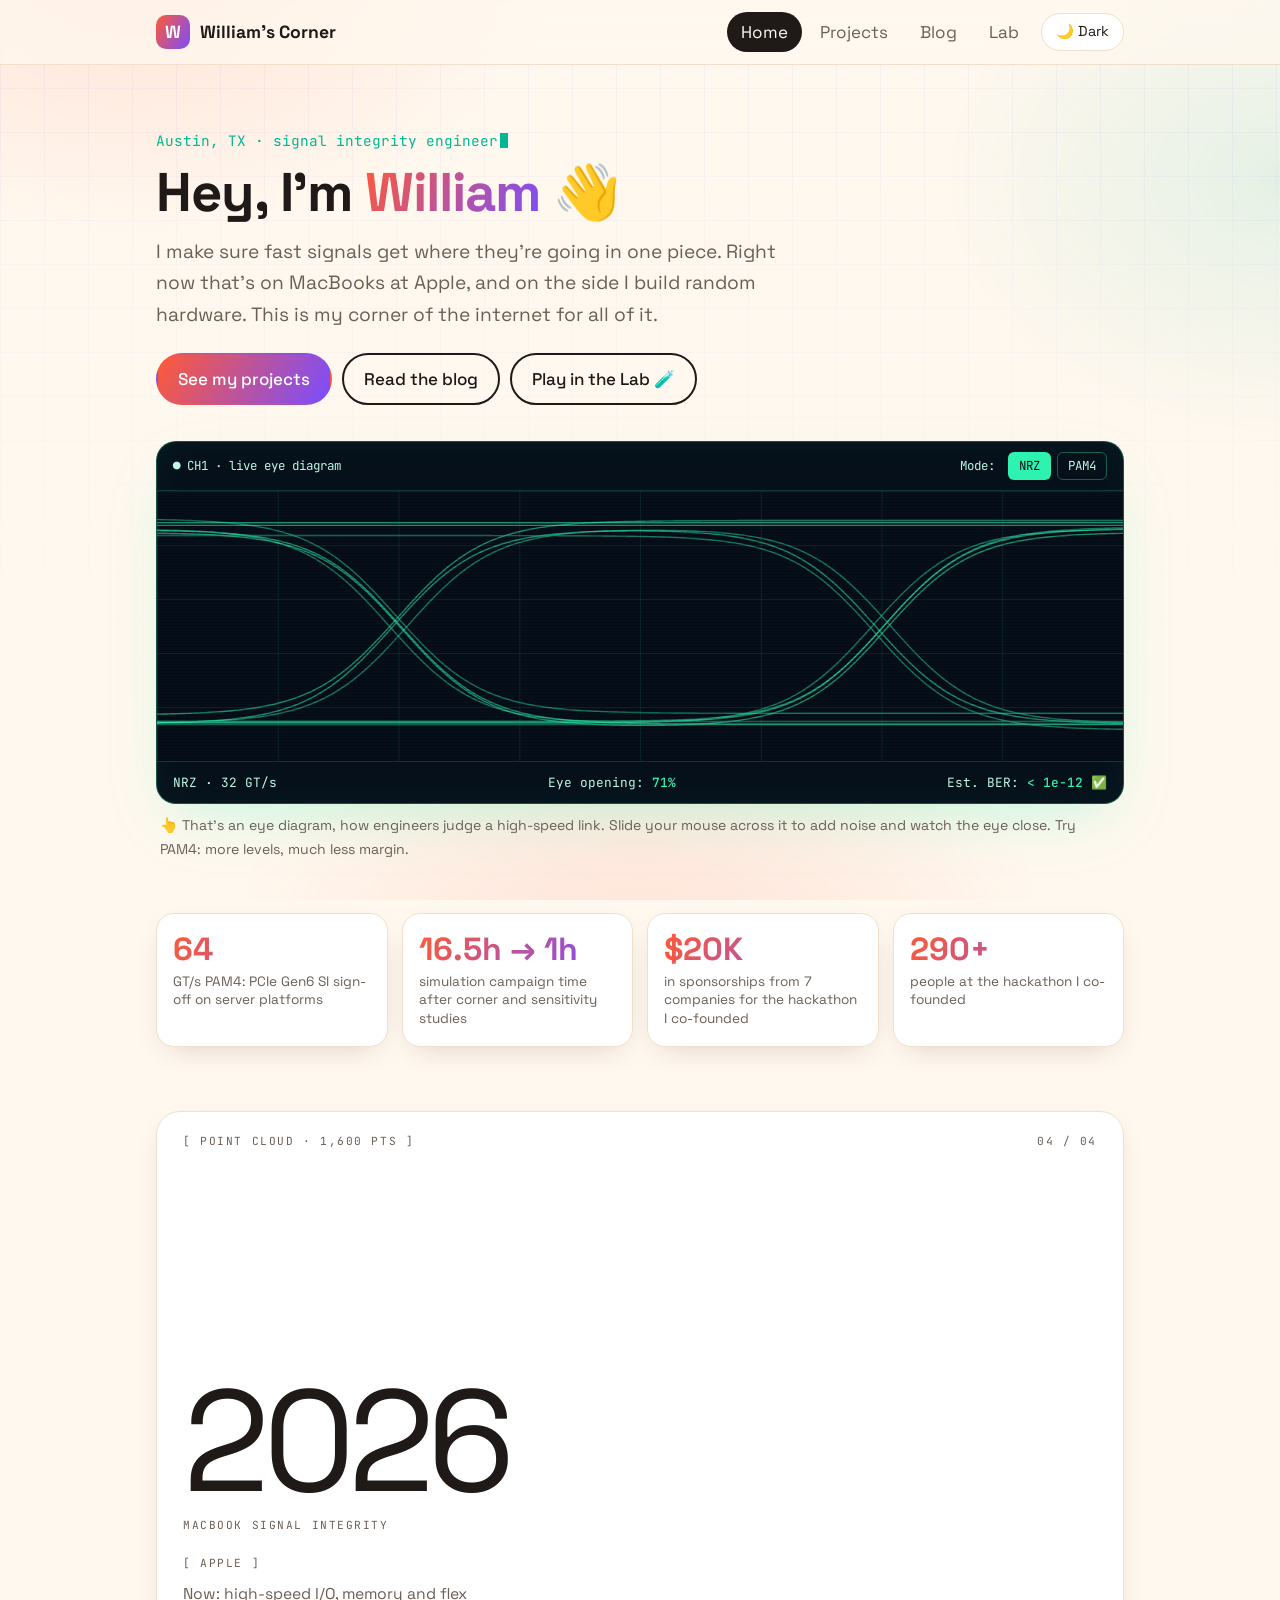
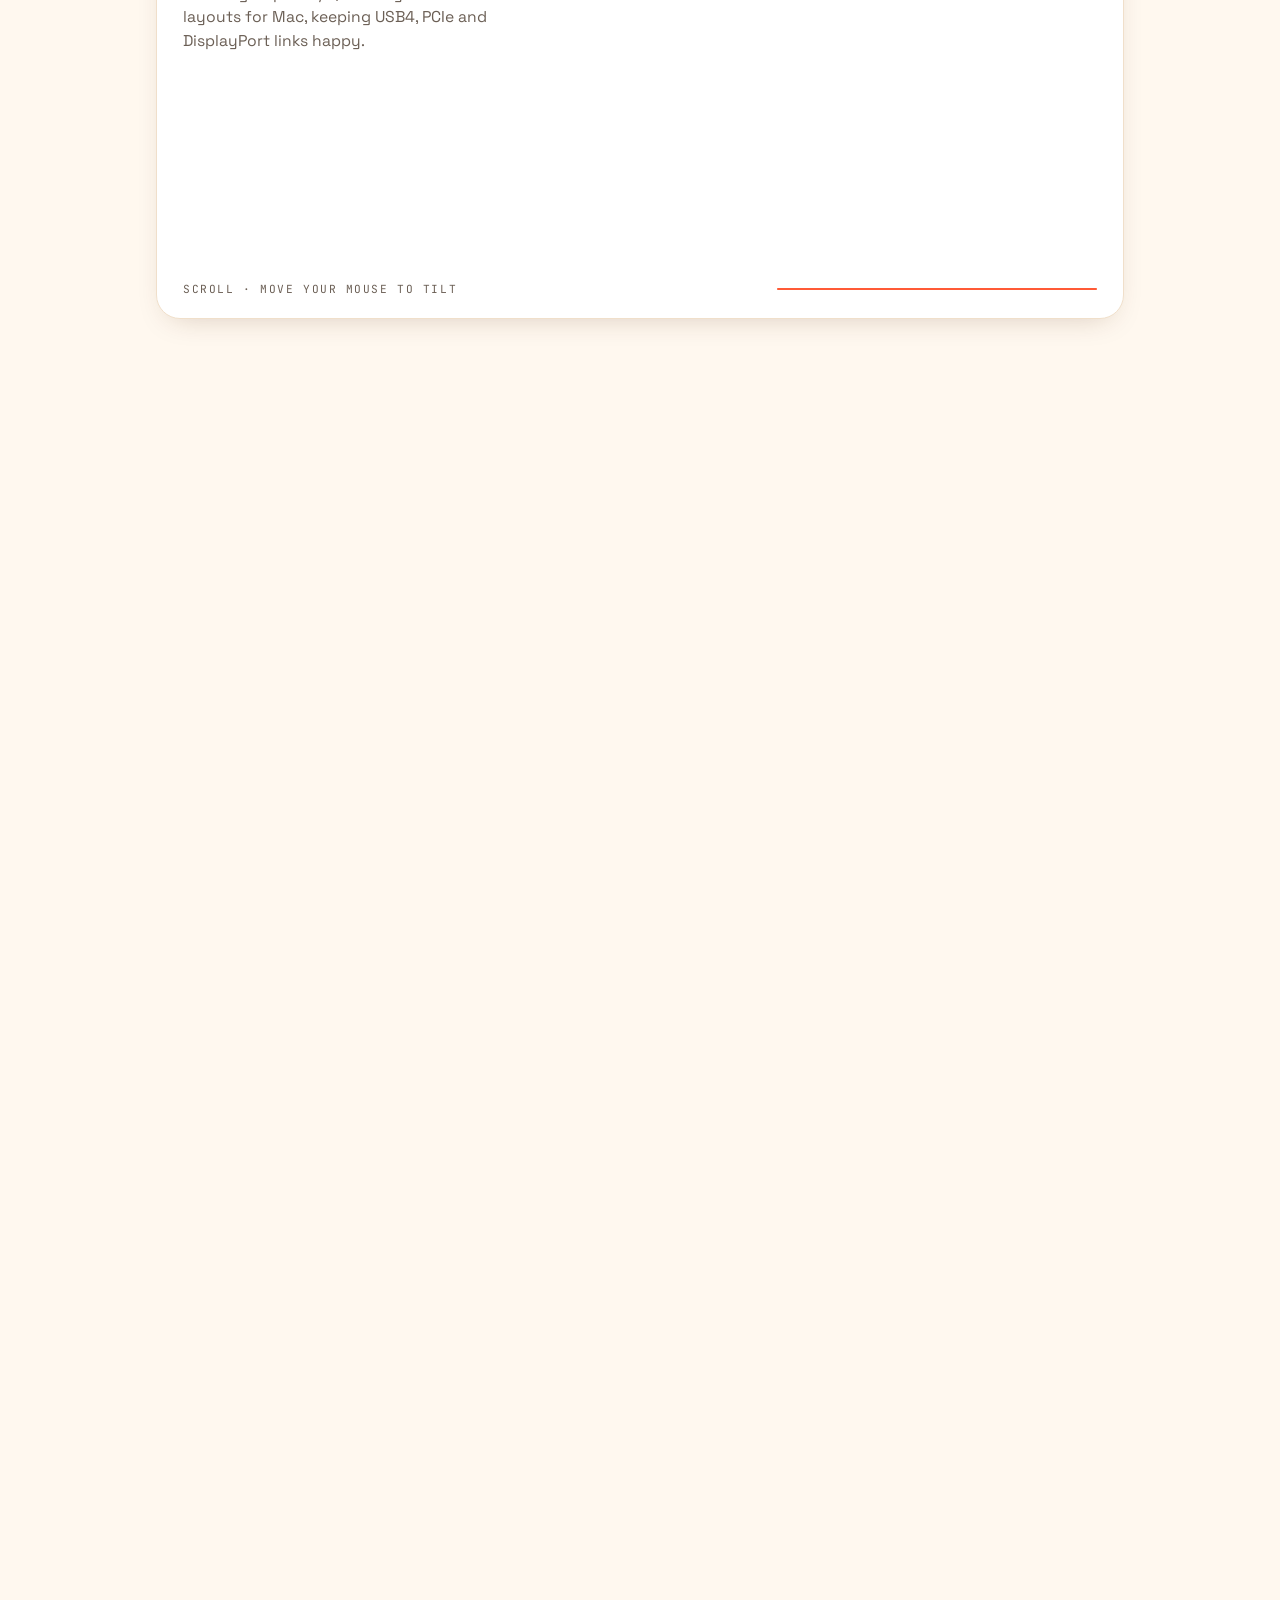
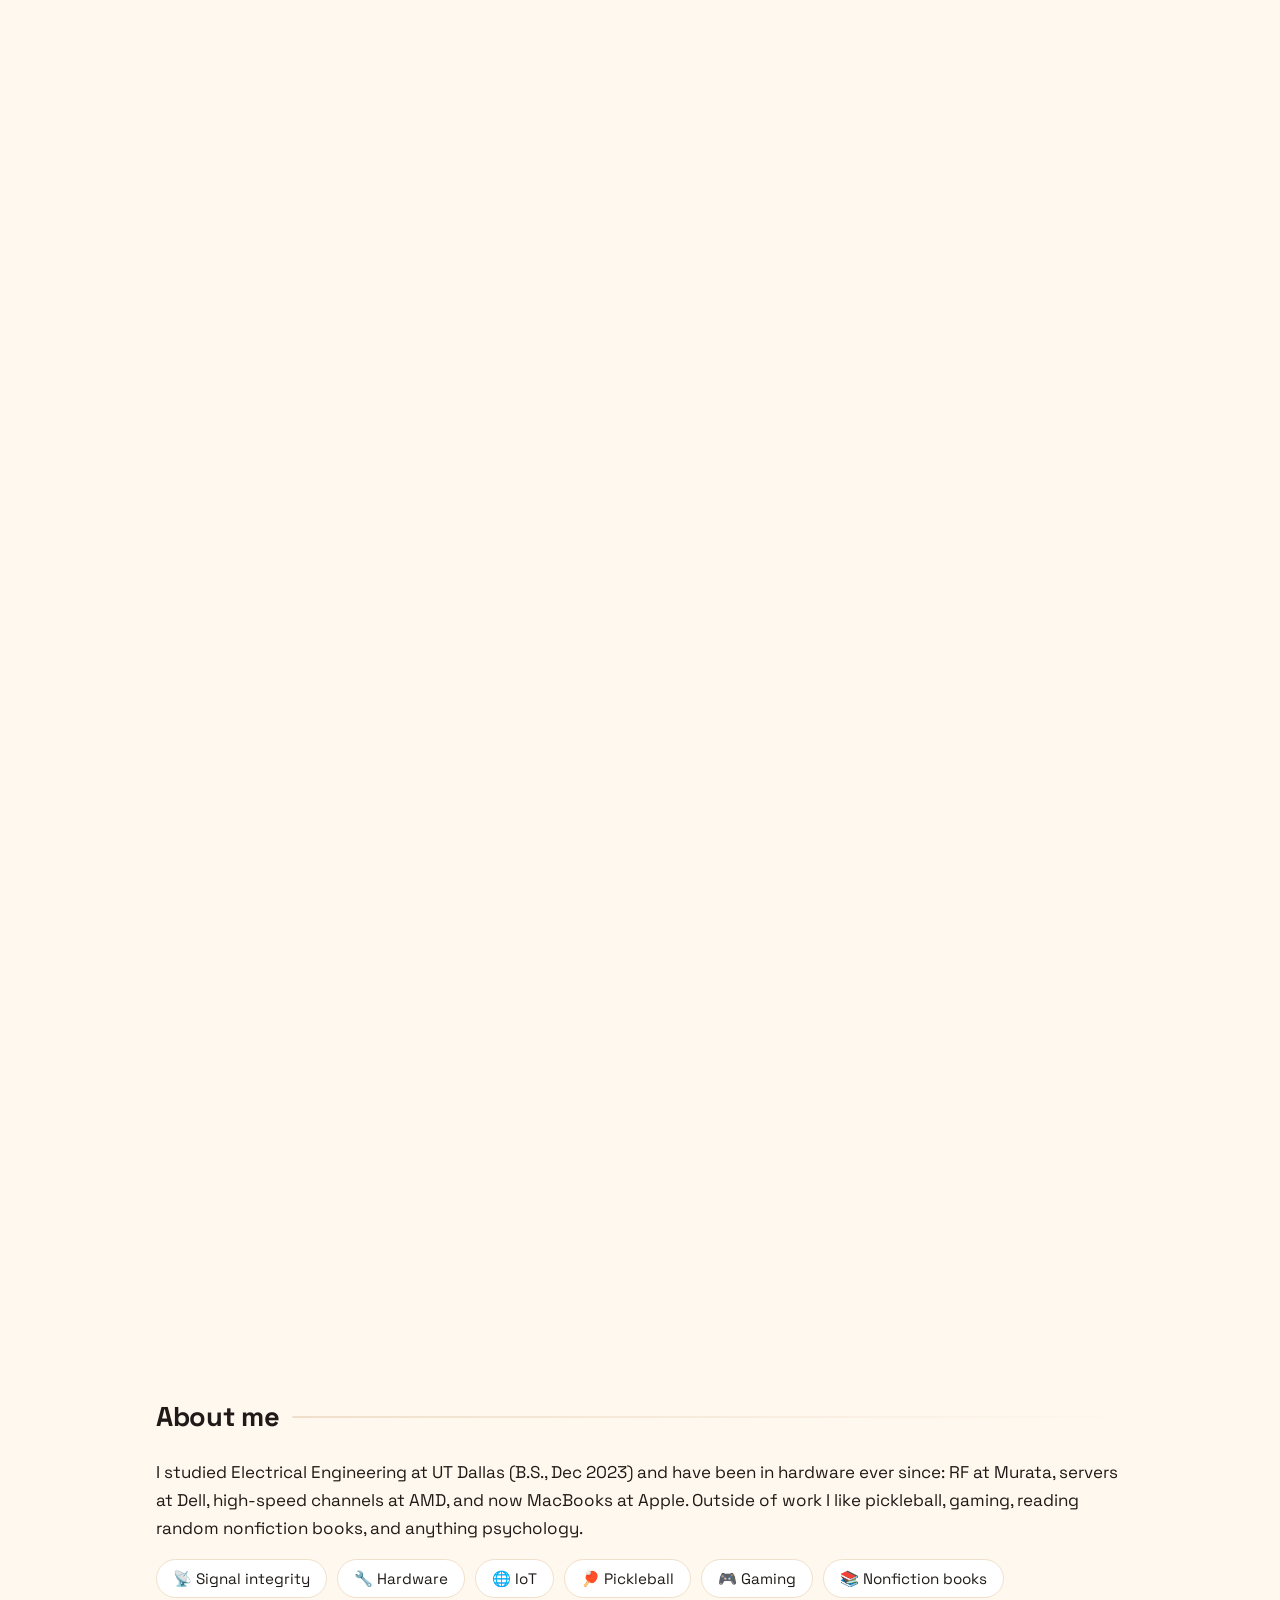
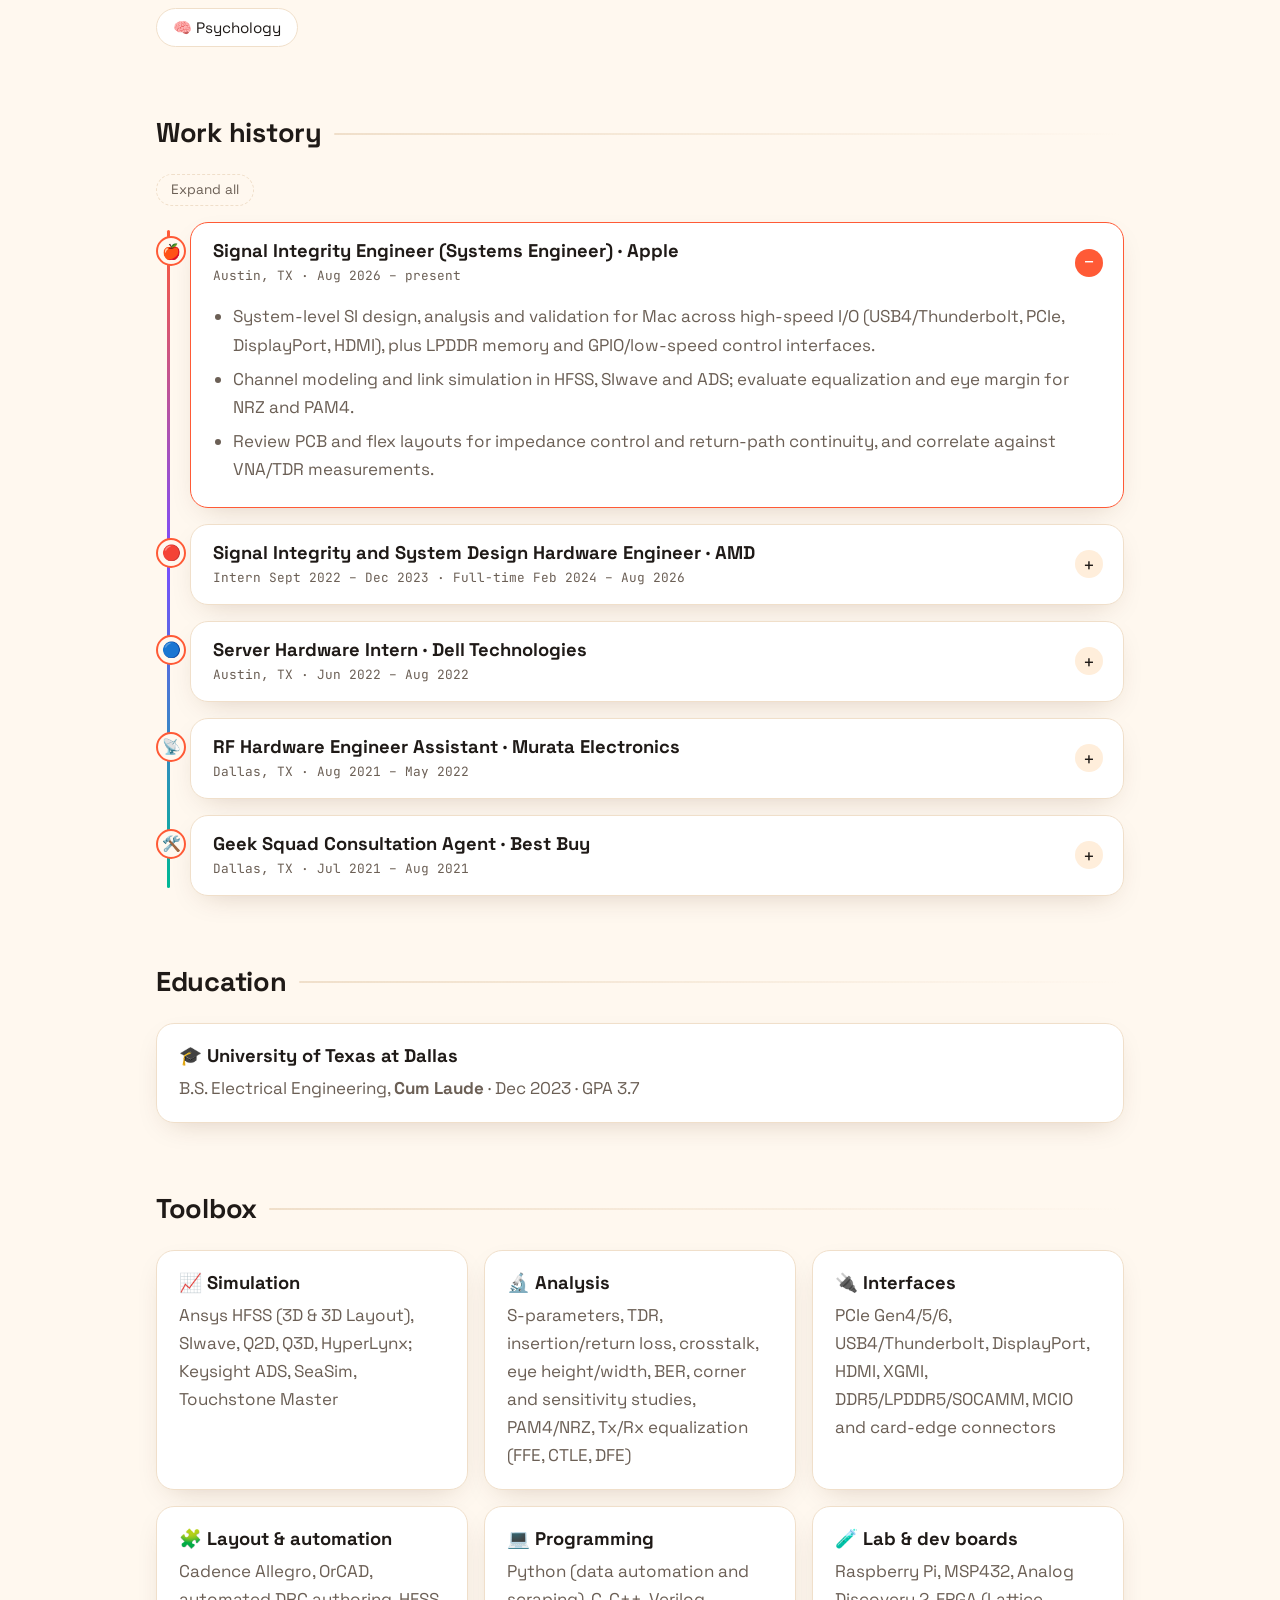
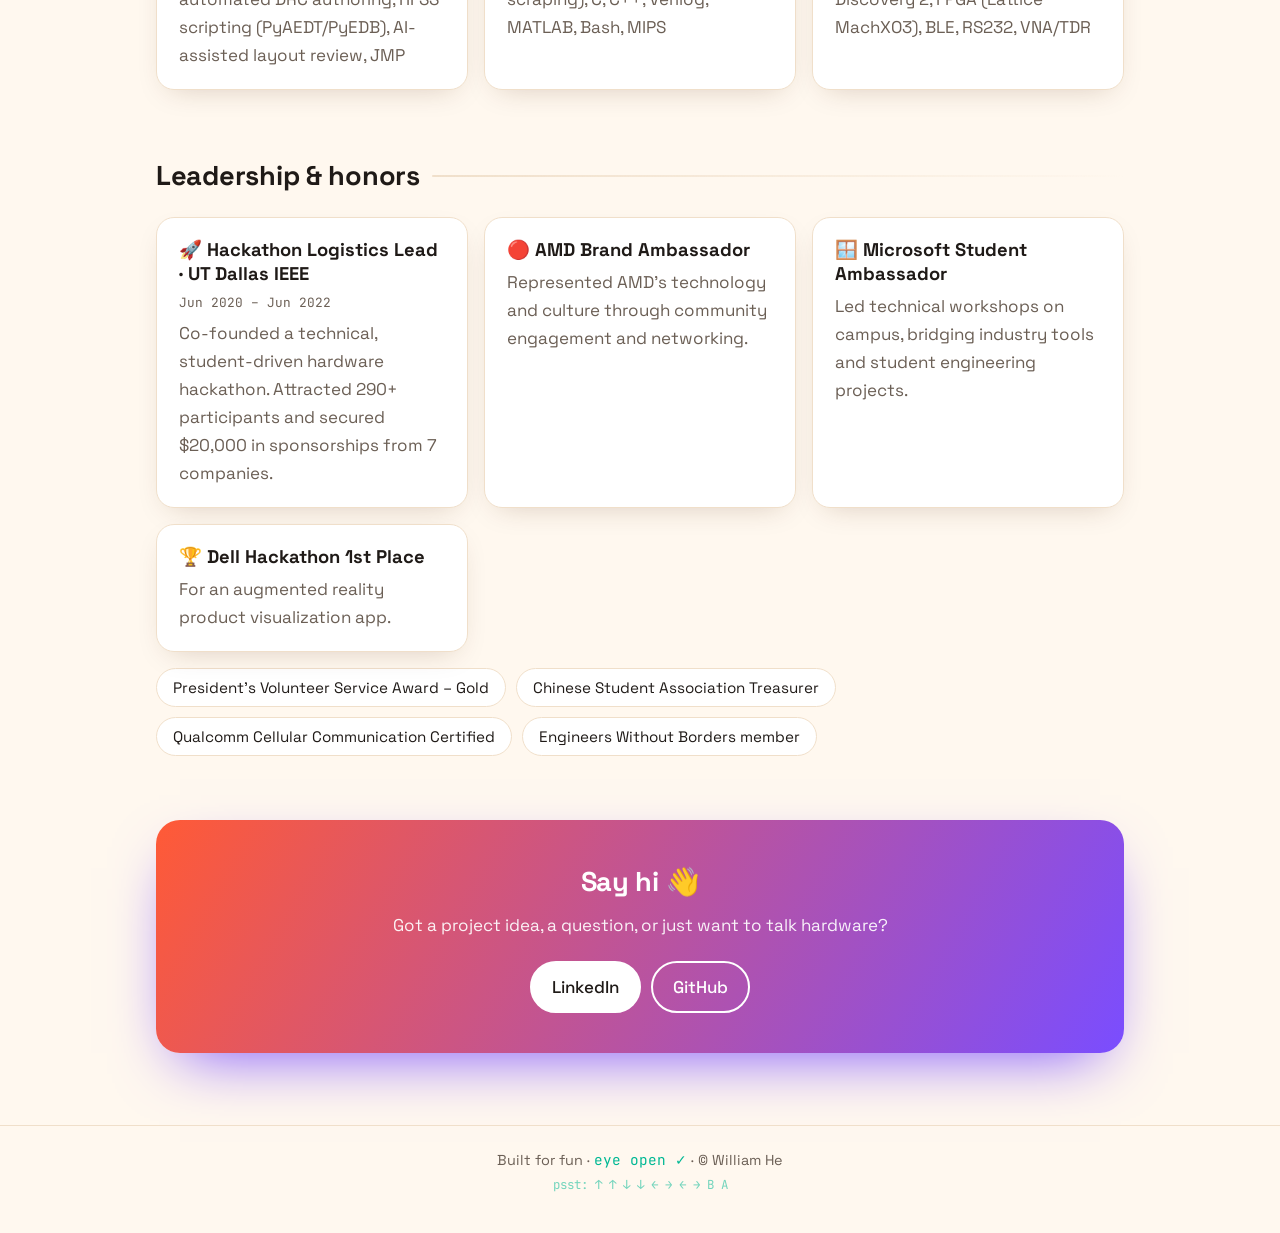
<file: index.html>
﻿<!doctype html>
<html lang="en">
<head>
<meta charset="utf-8">
<meta name="viewport" content="width=device-width, initial-scale=1">
<title>William's Corner</title>
<meta name="description" content="Projects, work history and a blog from William He, signal integrity engineer.">
<link rel="preconnect" href="https://fonts.googleapis.com">
<link rel="preconnect" href="https://fonts.gstatic.com" crossorigin>
<link href="https://fonts.googleapis.com/css2?family=JetBrains+Mono:wght@500&family=Space+Grotesk:wght@400;500;700&display=swap" rel="stylesheet">
<link rel="stylesheet" href="style.css?v=17">
<script src="script.js?v=17"></script>
</head>
<body>
<header class="site"><div class="wrap">
  <a class="brand" href="index.html">William's Corner</a>
  <nav>
    <a class="link active" href="index.html">Home</a>
    <a class="link" href="projects.html">Projects</a>
    <a class="link" href="blog.html">Blog</a>
    <a class="link" href="lab.html">Lab</a>
    <button id="theme-toggle" type="button" aria-label="Toggle light and dark theme">🌙 Dark</button>
  </nav>
</div></header>

<main><div class="wrap">

  <section class="hero">
    <p class="eyebrow mono">Austin, TX · <span id="typed" data-words="signal integrity engineer|PCB debugger|pickleball player|nonfiction nerd|hackathon organizer"></span><span class="caret"></span></p>
    <h1>Hey, I'm <span class="grad">William</span> <span class="wave" title="Click me!">👋</span></h1>
    <p class="lead">I make sure fast signals get where they're going in one piece. Right now that's on MacBooks at Apple, and on the side I build random hardware. This is my corner of the internet for all of it.</p>
    <div class="btns">
      <a class="btn primary" href="projects.html">See my projects</a>
      <a class="btn" href="blog.html">Read the blog</a>
      <a class="btn" href="lab.html">Play in the Lab 🧪</a>
    </div>

    <div class="scope reveal">
      <div class="scope-bar mono">
        <span>● CH1 · live eye diagram</span>
        <span class="mode">Mode: <button type="button" data-mode="nrz" class="on">NRZ</button><button type="button" data-mode="pam4">PAM4</button></span>
      </div>
      <div class="scope-screen"><canvas id="eye" aria-label="Animated eye diagram. Move the pointer across it to add noise."></canvas></div>
      <div class="scope-foot mono">
        <span id="eye-mode">NRZ · 32 GT/s</span>
        <span>Eye opening: <b id="eye-open">78%</b></span>
        <span>Est. BER: <b id="eye-ber">&lt; 1e-12 ✅</b></span>
      </div>
    </div>
    <p class="hint">👆 That's an eye diagram, how engineers judge a high-speed link. Slide your mouse across it to add noise and watch the eye close. Try PAM4: more levels, much less margin.</p>
  </section>

  <div class="stats">
    <div class="stat reveal"><div class="num"><span class="count" data-to="64">0</span></div><div class="lbl">GT/s PAM4: PCIe Gen6 SI sign-off on server platforms</div></div>
    <div class="stat reveal"><div class="num">16.5h → 1h</div><div class="lbl">simulation campaign time after corner and sensitivity studies</div></div>
    <div class="stat reveal"><div class="num"><span class="count" data-to="20" data-prefix="$" data-suffix="K">0</span></div><div class="lbl">in sponsorships from 7 companies for the hackathon I co-founded</div></div>
    <div class="stat reveal"><div class="num"><span class="count" data-to="290" data-suffix="+">0</span></div><div class="lbl">people at the hackathon I co-founded</div></div>
  </div>

  <section class="story" id="story" aria-label="Scroll story: a 3D point cloud that morphs through my work">
    <div class="story-pin">
      <canvas aria-hidden="true"></canvas>
      <div class="story-ui">
        <div class="story-top">
          <span class="micro">[ POINT CLOUD · 1,600 PTS ]</span>
          <span class="micro" id="story-idx">01 / 04</span>
        </div>
        <div class="story-mid">
          <div id="story-copy" class="story-copy">
            <div class="story-big"><span id="story-num">64</span><span class="story-unit micro" id="story-unit">GT/s PAM4</span></div>
            <span class="micro" id="story-tag">[ SIGNAL ]</span>
            <p id="story-text">PCIe Gen6 sign-off: keeping a 64 GT/s PAM4 eye open across real server boards.</p>
          </div>
        </div>
        <div class="story-bottom">
          <span class="micro">SCROLL · MOVE YOUR MOUSE TO TILT</span>
          <div class="story-track"><i id="story-bar"></i></div>
        </div>
      </div>
    </div>
  </section>

  <h2 class="reveal">About me</h2>
  <p class="reveal">I studied Electrical Engineering at UT Dallas (B.S., Dec 2023) and have been in hardware ever since: RF at Murata, servers at Dell, high-speed channels at AMD, and now MacBooks at Apple. Outside of work I like pickleball, gaming, reading random nonfiction books, and anything psychology.</p>
  <ul class="chips reveal" style="margin-top:16px">
    <li>📡 Signal integrity</li>
    <li>🔧 Hardware</li>
    <li>🌐 IoT</li>
    <li>🏓 Pickleball</li>
    <li>🎮 Gaming</li>
    <li>📚 Nonfiction books</li>
    <li>🧠 Psychology</li>
  </ul>

  <h2 class="reveal">Work history</h2>
  <button id="expand-all" class="expand-all" type="button">Expand all</button>
  <div class="timeline">

    <div class="t-item reveal" data-emoji="🍎">
      <details open>
        <summary>
          <h3>Signal Integrity Engineer (Systems Engineer) · Apple</h3>
          <span class="meta">Austin, TX · Aug 2026 – present</span>
        </summary>
        <div class="t-body"><ul>
          <li>System-level SI design, analysis and validation for Mac across high-speed I/O (USB4/Thunderbolt, PCIe, DisplayPort, HDMI), plus LPDDR memory and GPIO/low-speed control interfaces.</li>
          <li>Channel modeling and link simulation in HFSS, SIwave and ADS; evaluate equalization and eye margin for NRZ and PAM4.</li>
          <li>Review PCB and flex layouts for impedance control and return-path continuity, and correlate against VNA/TDR measurements.</li>
        </ul></div>
      </details>
    </div>

    <div class="t-item reveal" data-emoji="🔴">
      <details>
        <summary>
          <h3>Signal Integrity and System Design Hardware Engineer · AMD</h3>
          <span class="meta">Intern Sept 2022 – Dec 2023 · Full-time Feb 2024 – Aug 2026</span>
        </summary>
        <div class="t-body"><ul>
          <li>Supported PCIe Gen6 (64 GT/s PAM4) SI sign-off on EPYC server platforms across four board topologies and two silicon milestones, covering twelve link directions.</li>
          <li>Performed comprehensive analysis of channel features and topologies for implementation in Turin, Genoa and Venice server platforms.</li>
          <li>Correlated a supplier card-edge connector model in HFSS to 32 GHz across six differential pairs, agreeing within 5 Ω on impedance, and root-caused a 0.06 mm mating gap that invalidated the geometry.</li>
          <li>Optimized HDI via transitions across four routing layers to meet return loss at all three Nyquist points to 64 GHz, and authored the pad/antipad design guide for layout.</li>
          <li>Ran corner and sensitivity studies that cut a channel-simulation campaign from 16.5 hours to 1 hour, with eye-height drift bounded under 3.5%.</li>
          <li>Closed an intra-pair skew violation the layout tool's constraint manager had passed, bringing all lanes to about 1/5 of the spec limit.</li>
          <li>Co-authored a 2D segmented DDR5 modeling method that matches full-wave eye margin within 5 mV and 3 ps without a layout file.</li>
          <li>Built an automated channel-simulation QA tool that scores eye metrics, insertion loss and defect rate per lane and ranks equalization presets, replacing a manual screenshot workflow.</li>
          <li>Reviewed three platform boards against the design guide and wrote custom DRC checks for differential-pair spacing and connector keepout.</li>
          <li>Led development of a Signal/Power Integrity Platform Design Guide that set layout constraints and design standards adopted across multiple board revisions and engineering teams.</li>
          <li>Extracted high-fidelity electromagnetic models for EPYC server platforms in HFSS, Q2D and Q3D to reduce crosstalk and impedance discontinuities on high-speed interfaces like XGMI and DDR5.</li>
        </ul></div>
      </details>
    </div>

    <div class="t-item reveal" data-emoji="🔵">
      <details>
        <summary>
          <h3>Server Hardware Intern · Dell Technologies</h3>
          <span class="meta">Austin, TX · Jun 2022 – Aug 2022</span>
        </summary>
        <div class="t-body"><ul>
          <li>Prototyped an RS232 interface serializing UART over a single-wire bidirectional link, reducing server I/O count.</li>
          <li>Designed an external RS232 communication port for servers, with modem/flow control and no additional rear I/O mechanical space. The design helped support a $50M server project.</li>
          <li>Developed C firmware for an EFM8 MCU and Verilog logic for a Lattice MachXO3 FPGA.</li>
          <li>Won 1st place at Dell's Hackathon with an augmented reality product visualization app (see <a href="projects.html">Projects</a>).</li>
        </ul></div>
      </details>
    </div>

    <div class="t-item reveal" data-emoji="📡">
      <details>
        <summary>
          <h3>RF Hardware Engineer Assistant · Murata Electronics</h3>
          <span class="meta">Dallas, TX · Aug 2021 – May 2022</span>
        </summary>
        <div class="t-body"><ul>
          <li>Supported schematic design and manufacturing for IoT and Bluetooth/BLE modules and high-density PCBs.</li>
          <li>Debugged and resolved hardware issues found in battery QA and module-level testing.</li>
          <li>Pitched and built the Magic Mirror. <a href="post-murata.html">Read my Murata story →</a></li>
        </ul></div>
      </details>
    </div>

    <div class="t-item reveal" data-emoji="🛠️">
      <details>
        <summary>
          <h3>Geek Squad Consultation Agent · Best Buy</h3>
          <span class="meta">Dallas, TX · Jul 2021 – Aug 2021</span>
        </summary>
        <div class="t-body"><ul>
          <li>Troubleshooting, maintenance, computer optimization, and hardware and software installation.</li>
          <li>Repaired Windows and macOS laptops, tablets and desktops, plus Android and iOS devices.</li>
          <li>Delivered high-quality, solution-focused customer service.</li>
        </ul></div>
      </details>
    </div>

  </div>

  <h2 class="reveal">Education</h2>
  <div class="card reveal"><h3>🎓 University of Texas at Dallas</h3><p>B.S. Electrical Engineering, <strong>Cum Laude</strong> · Dec 2023 · GPA 3.7</p></div>

  <h2 class="reveal">Toolbox</h2>
  <div class="cards two">
    <div class="card reveal"><h3>📈 Simulation</h3><p>Ansys HFSS (3D &amp; 3D Layout), SIwave, Q2D, Q3D, HyperLynx; Keysight ADS, SeaSim, Touchstone Master</p></div>
    <div class="card reveal"><h3>🔬 Analysis</h3><p>S-parameters, TDR, insertion/return loss, crosstalk, eye height/width, BER, corner and sensitivity studies, PAM4/NRZ, Tx/Rx equalization (FFE, CTLE, DFE)</p></div>
    <div class="card reveal"><h3>🔌 Interfaces</h3><p>PCIe Gen4/5/6, USB4/Thunderbolt, DisplayPort, HDMI, XGMI, DDR5/LPDDR5/SOCAMM, MCIO and card-edge connectors</p></div>
    <div class="card reveal"><h3>🧩 Layout &amp; automation</h3><p>Cadence Allegro, OrCAD, automated DRC authoring, HFSS scripting (PyAEDT/PyEDB), AI-assisted layout review, JMP</p></div>
    <div class="card reveal"><h3>💻 Programming</h3><p>Python (data automation and scraping), C, C++, Verilog, MATLAB, Bash, MIPS</p></div>
    <div class="card reveal"><h3>🧪 Lab &amp; dev boards</h3><p>Raspberry Pi, MSP432, Analog Discovery 2, FPGA (Lattice MachXO3), BLE, RS232, VNA/TDR</p></div>
  </div>

  <h2 class="reveal">Leadership &amp; honors</h2>
  <div class="cards two">
    <div class="card reveal"><h3>🚀 Hackathon Logistics Lead · UT Dallas IEEE</h3><p class="meta">Jun 2020 – Jun 2022</p><p>Co-founded a technical, student-driven hardware hackathon. Attracted 290+ participants and secured $20,000 in sponsorships from 7 companies.</p></div>
    <div class="card reveal"><h3>🔴 AMD Brand Ambassador</h3><p>Represented AMD's technology and culture through community engagement and networking.</p></div>
    <div class="card reveal"><h3>🪟 Microsoft Student Ambassador</h3><p>Led technical workshops on campus, bridging industry tools and student engineering projects.</p></div>
    <div class="card reveal"><h3>🏆 Dell Hackathon 1st Place</h3><p>For an augmented reality product visualization app.</p></div>
  </div>
  <ul class="chips reveal" style="margin-top:16px">
    <li>President's Volunteer Service Award – Gold</li>
    <li>Chinese Student Association Treasurer</li>
    <li>Qualcomm Cellular Communication Certified</li>
    <li>Engineers Without Borders member</li>
  </ul>

  <div class="cta reveal">
    <h2>Say hi 👋</h2>
    <p>Got a project idea, a question, or just want to talk hardware?</p>
    <div class="btns">
      <a class="btn solid" href="https://www.linkedin.com/in/willhe10/" target="_blank" rel="noopener">LinkedIn</a>
      <a class="btn" href="https://github.com/williamhe101" target="_blank" rel="noopener">GitHub</a>
    </div>
  </div>
</div></main>

<footer class="site"><div class="wrap">Built for fun · <span class="mono">eye open ✓</span> · © William He<br><span class="mono" style="opacity:.55;font-size:.78rem">psst: ↑ ↑ ↓ ↓ ← → ← → B A</span></div></footer>
</body>
</html>
</file>
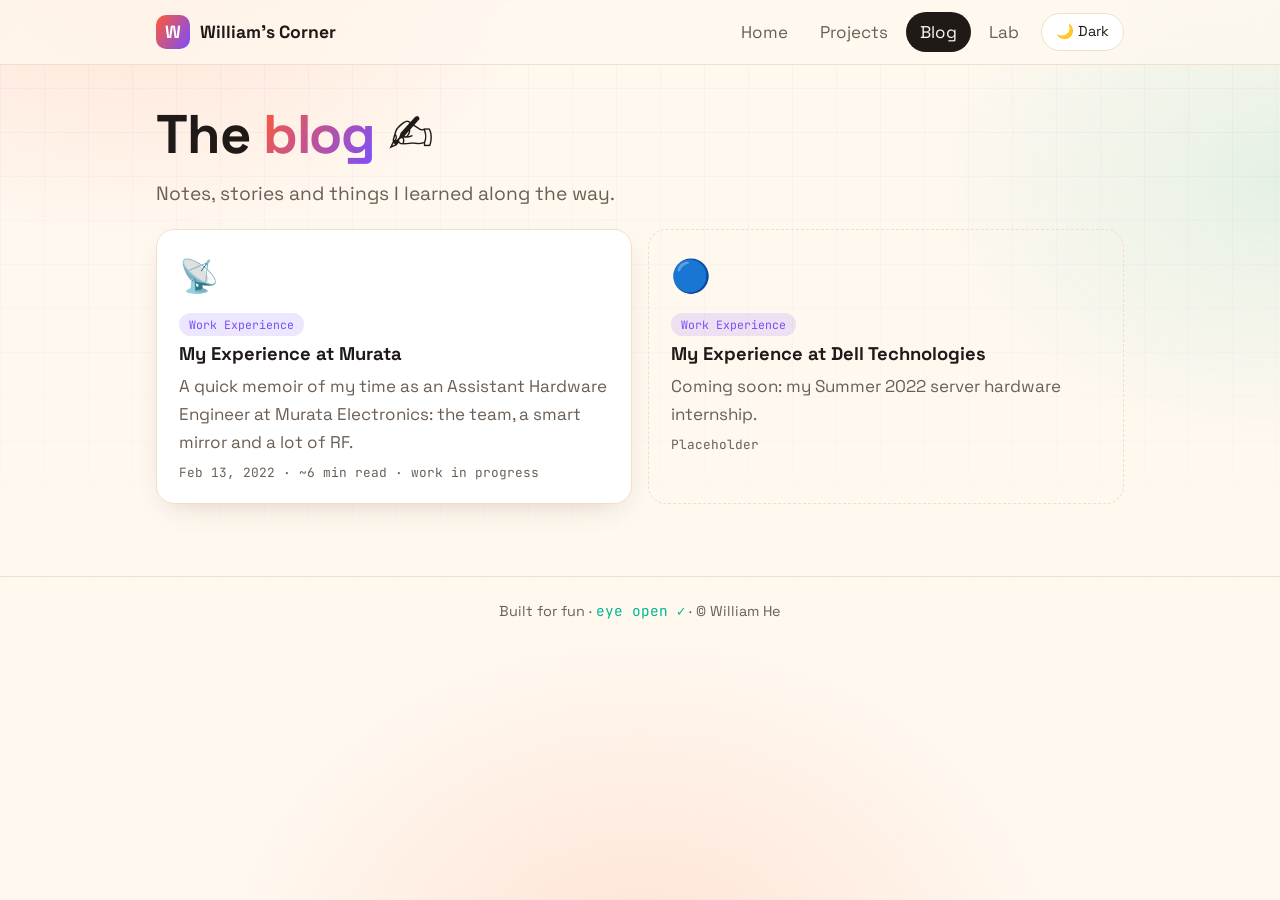
<file: blog.html>
﻿<!doctype html>
<html lang="en">
<head>
<meta charset="utf-8">
<meta name="viewport" content="width=device-width, initial-scale=1">
<title>Blog · William's Corner</title>
<meta name="description" content="Notes and stories from William.">
<link rel="preconnect" href="https://fonts.googleapis.com">
<link rel="preconnect" href="https://fonts.gstatic.com" crossorigin>
<link href="https://fonts.googleapis.com/css2?family=JetBrains+Mono:wght@500&family=Space+Grotesk:wght@400;500;700&display=swap" rel="stylesheet">
<link rel="stylesheet" href="style.css?v=17">
<script src="script.js?v=17"></script>
</head>
<body>
<header class="site"><div class="wrap">
  <a class="brand" href="index.html">William's Corner</a>
  <nav>
    <a class="link" href="index.html">Home</a>
    <a class="link" href="projects.html">Projects</a>
    <a class="link active" href="blog.html">Blog</a>
    <a class="link" href="lab.html">Lab</a>
    <button id="theme-toggle" type="button" aria-label="Toggle light and dark theme">🌙 Dark</button>
  </nav>
</div></header>

<main><div class="wrap">
  <h1>The <span class="grad">blog</span> ✍️</h1>
  <p class="lead">Notes, stories and things I learned along the way.</p>

  <div class="cards two">
    <a class="card tilt reveal" href="post-murata.html">
      <span class="emoji">📡</span><br>
      <span class="tag">Work Experience</span>
      <h3>My Experience at Murata</h3>
      <p>A quick memoir of my time as an Assistant Hardware Engineer at Murata Electronics: the team, a smart mirror and a lot of RF.</p>
      <p class="meta">Feb 13, 2022 · ~6 min read · work in progress</p>
    </a>
    <div class="card dashed reveal">
      <span class="emoji">🔵</span><br>
      <span class="tag">Work Experience</span>
      <h3>My Experience at Dell Technologies</h3>
      <p>Coming soon: my Summer 2022 server hardware internship.</p>
      <p class="meta">Placeholder</p>
    </div>
  </div>
</div></main>

<footer class="site"><div class="wrap">Built for fun · <span class="mono">eye open ✓</span> · © William He</div></footer>
</body>
</html>
</file>
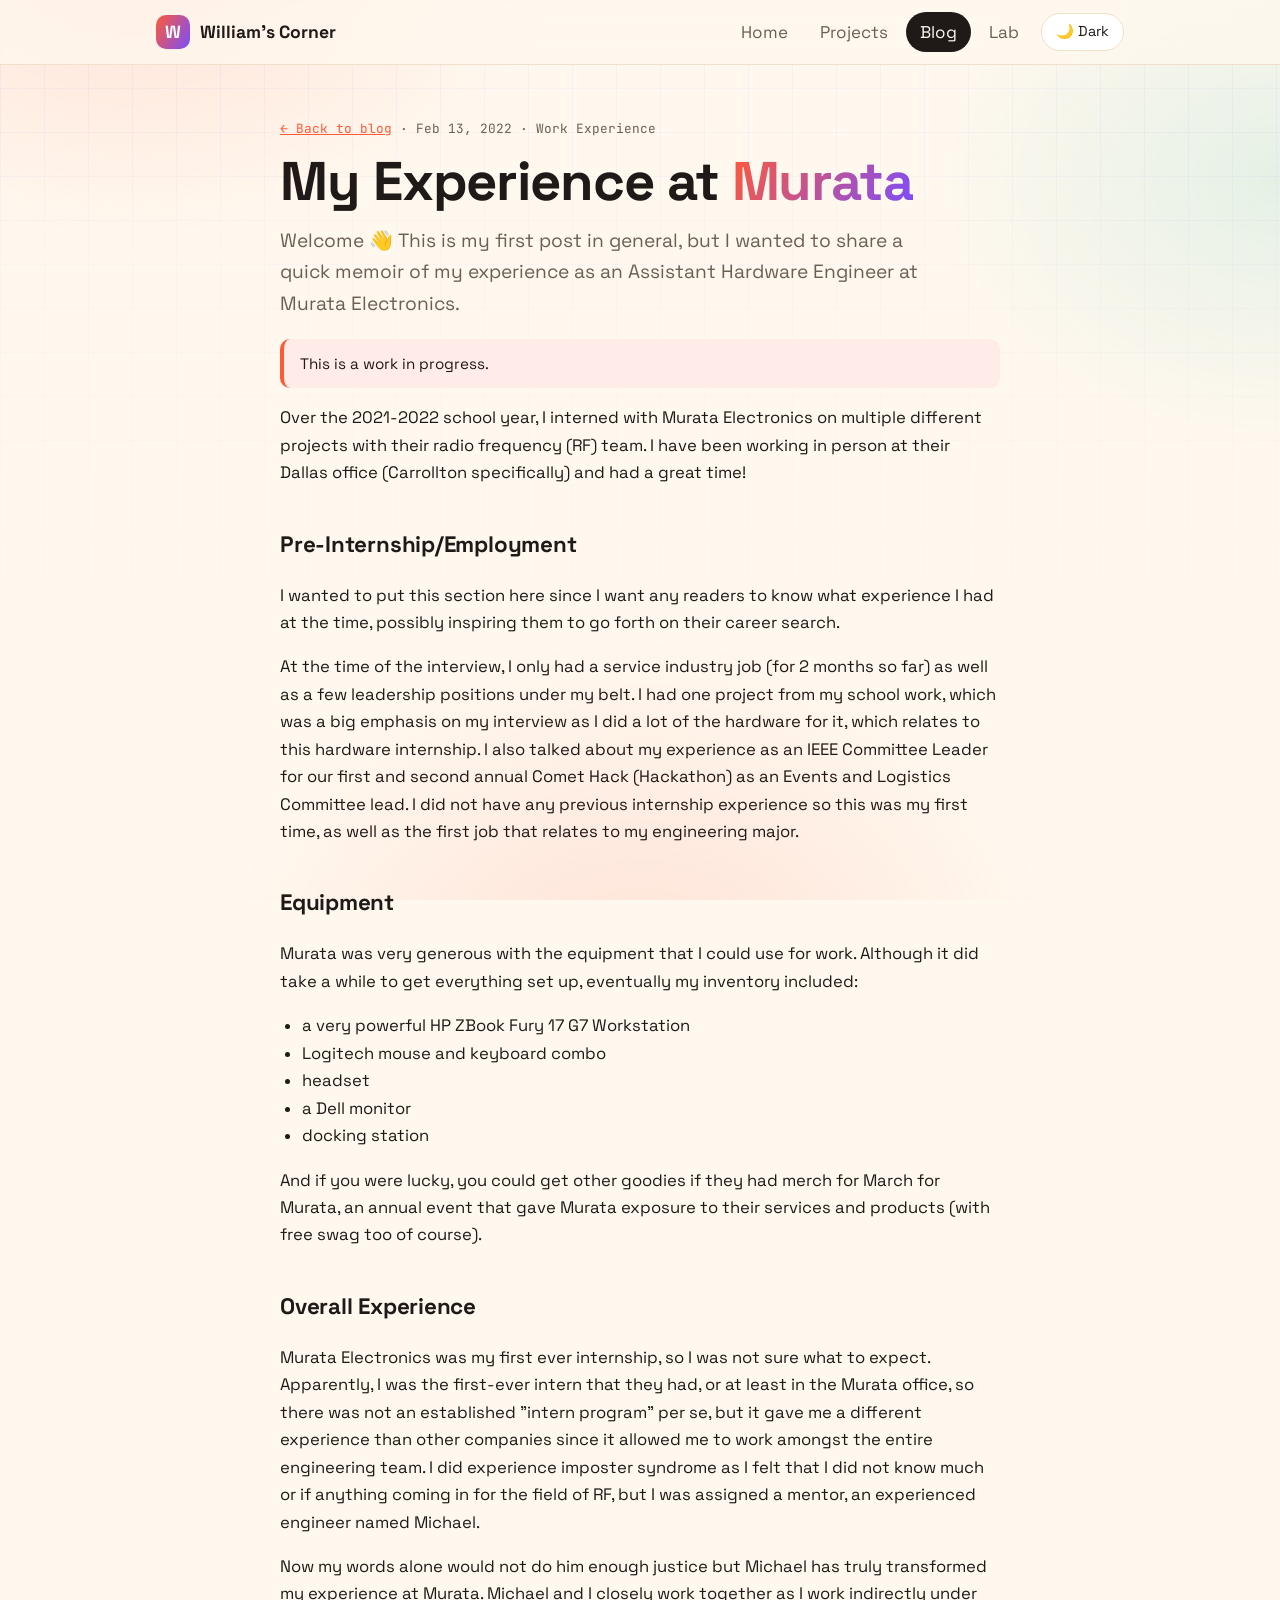
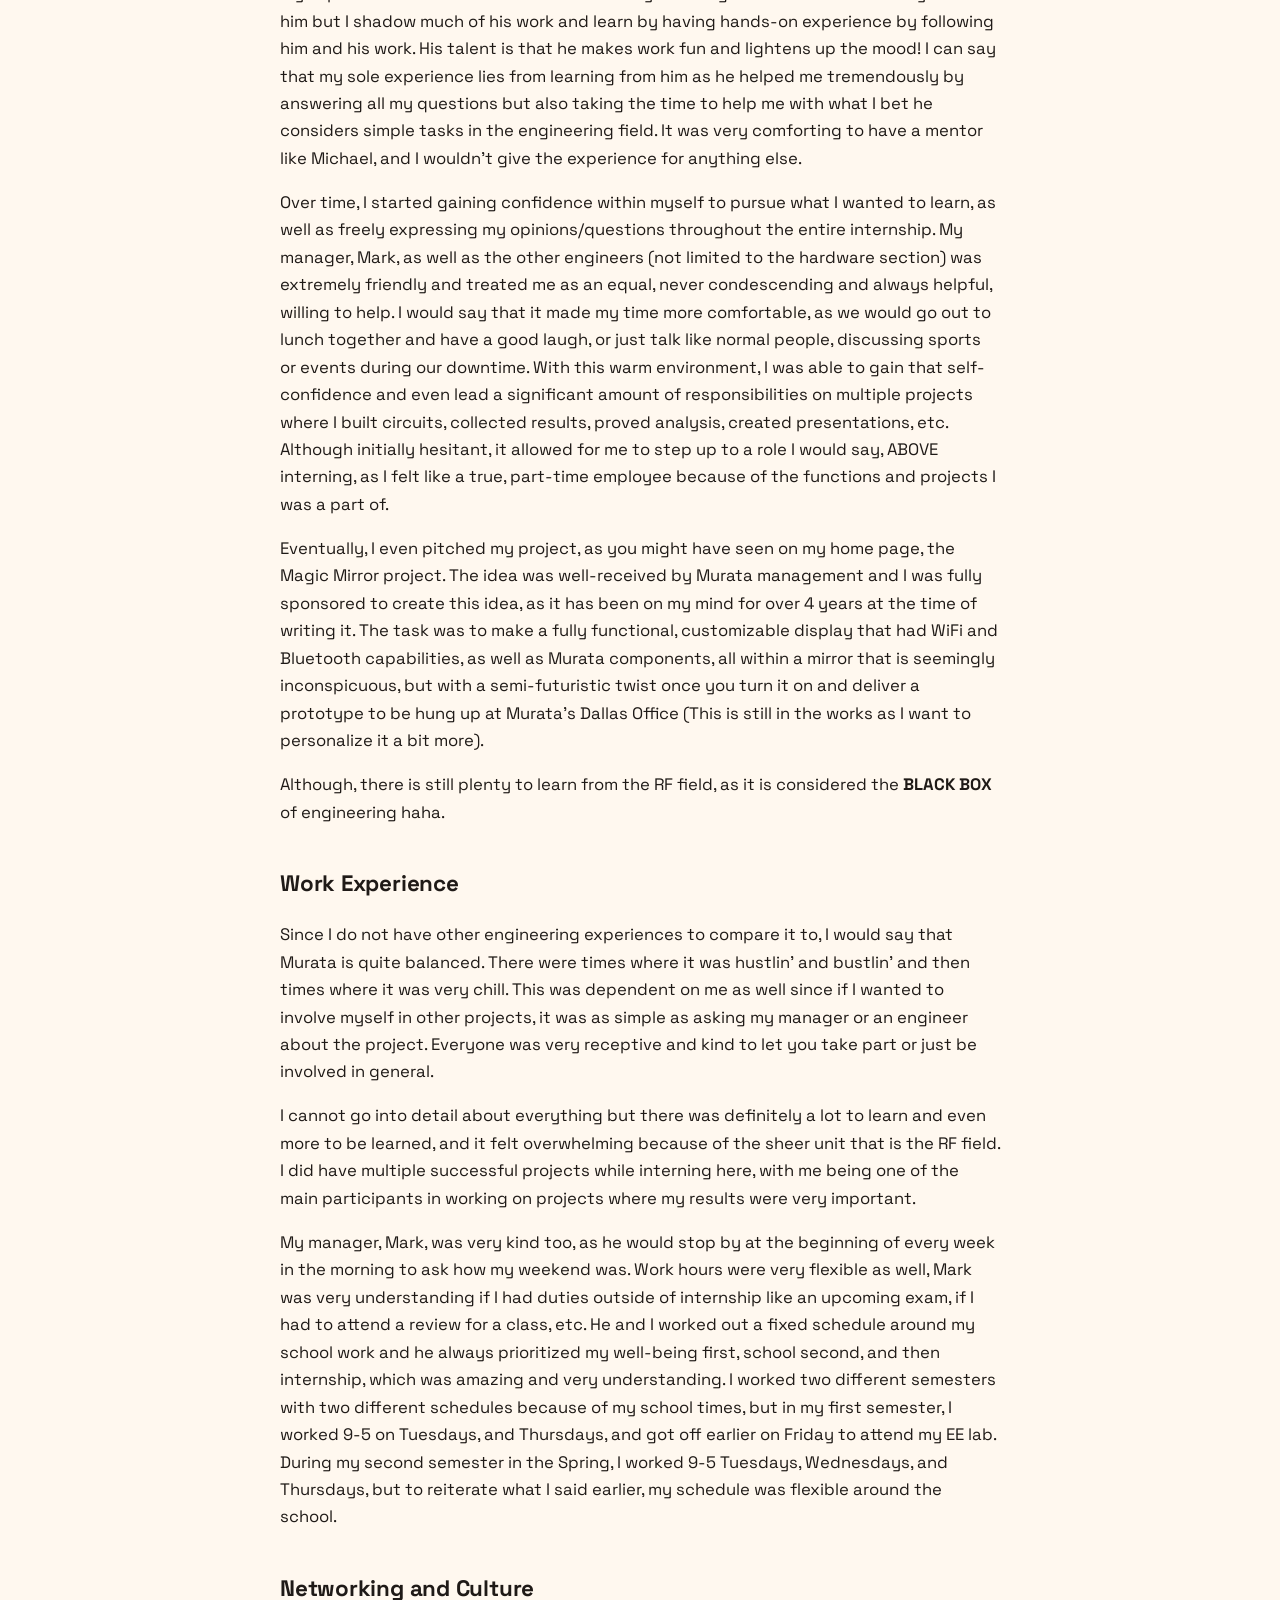
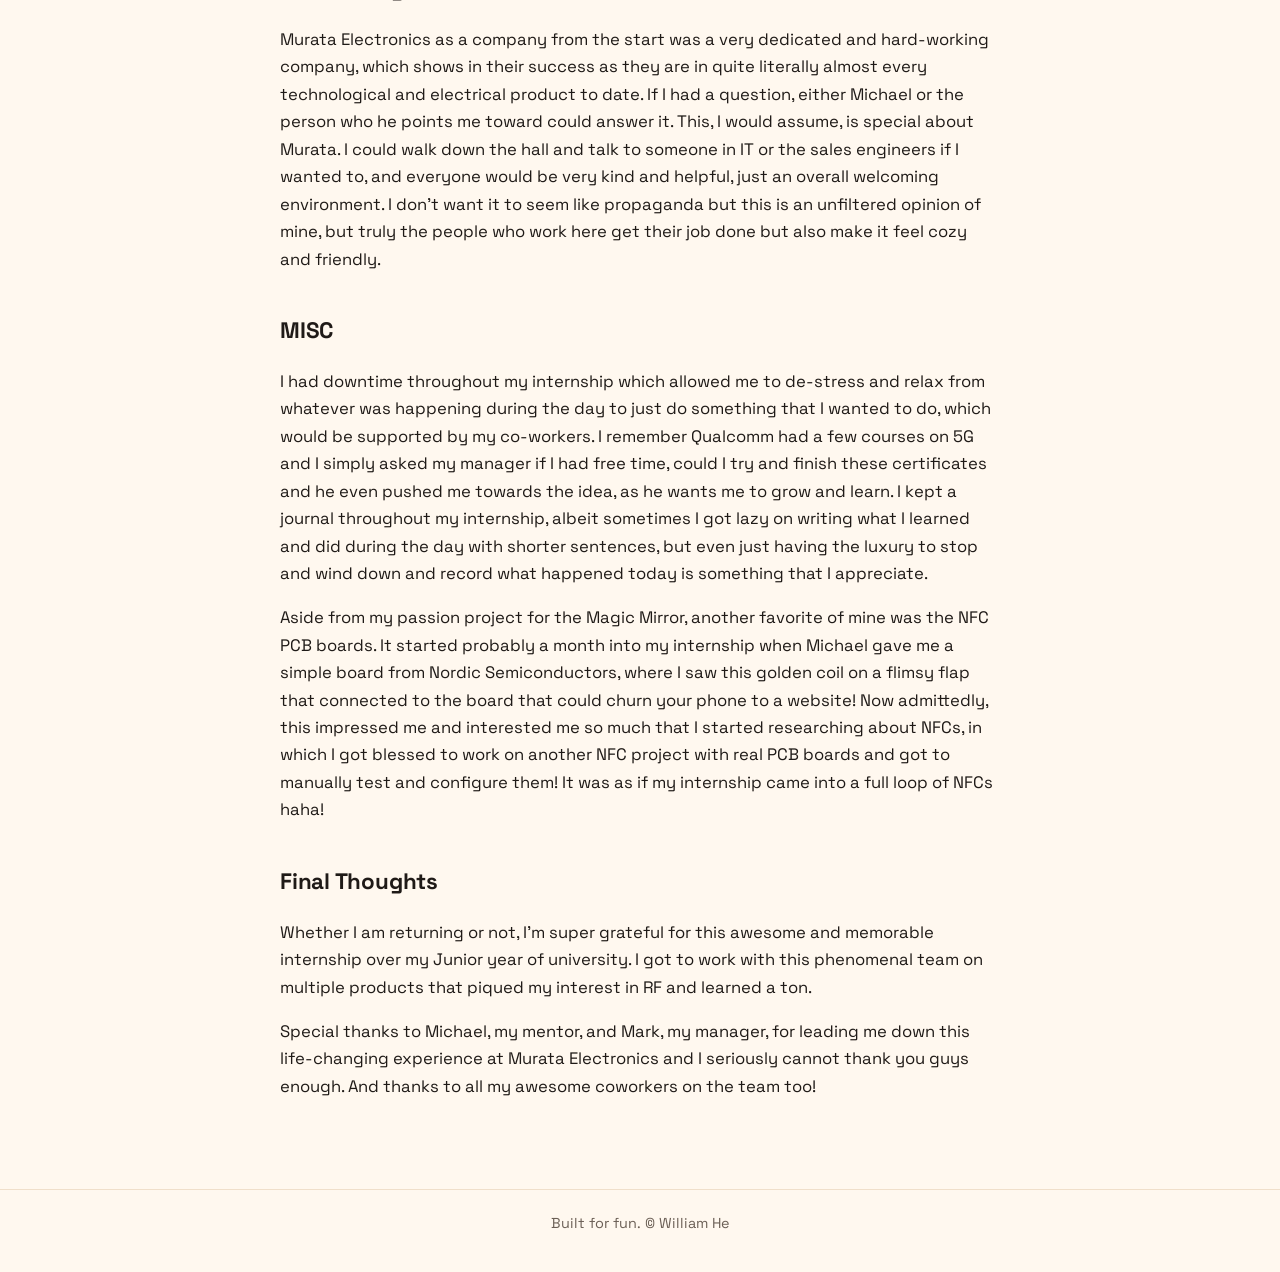
<file: post-murata.html>
﻿<!doctype html>
<html lang="en">
<head>
<meta charset="utf-8">
<meta name="viewport" content="width=device-width, initial-scale=1">
<title>My Experience at Murata · William's Corner</title>
<meta name="description" content="A quick memoir of my experience as an Assistant Hardware Engineer at Murata Electronics.">
<link rel="preconnect" href="https://fonts.googleapis.com">
<link rel="preconnect" href="https://fonts.gstatic.com" crossorigin>
<link href="https://fonts.googleapis.com/css2?family=JetBrains+Mono:wght@500&family=Space+Grotesk:wght@400;500;700&display=swap" rel="stylesheet">
<link rel="stylesheet" href="style.css?v=17">
<script src="script.js?v=17"></script>
</head>
<body>
<header class="site"><div class="wrap">
  <a class="brand" href="index.html">William's Corner</a>
  <nav>
    <a class="link" href="index.html">Home</a>
    <a class="link" href="projects.html">Projects</a>
    <a class="link active" href="blog.html">Blog</a>
    <a class="link" href="lab.html">Lab</a>
    <button id="theme-toggle" type="button" aria-label="Toggle light and dark theme">🌙 Dark</button>
  </nav>
</div></header>

<main><div class="wrap"><article>
  <p class="meta"><a href="blog.html">← Back to blog</a> · Feb 13, 2022 · Work Experience</p>
  <h1>My Experience at <span class="grad">Murata</span></h1>
  <p class="lead">Welcome 👋 This is my first post in general, but I wanted to share a quick memoir of my experience as an Assistant Hardware Engineer at Murata Electronics.</p>
  <p class="note">This is a work in progress.</p>

  <p>Over the 2021-2022 school year, I interned with Murata Electronics on multiple different projects with their radio frequency (RF) team. I have been working in person at their Dallas office (Carrollton specifically) and had a great time!</p>

  <h2>Pre-Internship/Employment</h2>
  <p>I wanted to put this section here since I want any readers to know what experience I had at the time, possibly inspiring them to go forth on their career search.</p>
  <p>At the time of the interview, I only had a service industry job (for 2 months so far) as well as a few leadership positions under my belt. I had one project from my school work, which was a big emphasis on my interview as I did a lot of the hardware for it, which relates to this hardware internship. I also talked about my experience as an IEEE Committee Leader for our first and second annual Comet Hack (Hackathon) as an Events and Logistics Committee lead. I did not have any previous internship experience so this was my first time, as well as the first job that relates to my engineering major.</p>

  <h2>Equipment</h2>
  <p>Murata was very generous with the equipment that I could use for work. Although it did take a while to get everything set up, eventually my inventory included:</p>
  <ul>
    <li>a very powerful HP ZBook Fury 17 G7 Workstation</li>
    <li>Logitech mouse and keyboard combo</li>
    <li>headset</li>
    <li>a Dell monitor</li>
    <li>docking station</li>
  </ul>
  <p>And if you were lucky, you could get other goodies if they had merch for March for Murata, an annual event that gave Murata exposure to their services and products (with free swag too of course).</p>

  <h2>Overall Experience</h2>
  <p>Murata Electronics was my first ever internship, so I was not sure what to expect. Apparently, I was the first-ever intern that they had, or at least in the Murata office, so there was not an established "intern program" per se, but it gave me a different experience than other companies since it allowed me to work amongst the entire engineering team. I did experience imposter syndrome as I felt that I did not know much or if anything coming in for the field of RF, but I was assigned a mentor, an experienced engineer named Michael.</p>
  <p>Now my words alone would not do him enough justice but Michael has truly transformed my experience at Murata. Michael and I closely work together as I work indirectly under him but I shadow much of his work and learn by having hands-on experience by following him and his work. His talent is that he makes work fun and lightens up the mood! I can say that my sole experience lies from learning from him as he helped me tremendously by answering all my questions but also taking the time to help me with what I bet he considers simple tasks in the engineering field. It was very comforting to have a mentor like Michael, and I wouldn't give the experience for anything else.</p>
  <p>Over time, I started gaining confidence within myself to pursue what I wanted to learn, as well as freely expressing my opinions/questions throughout the entire internship. My manager, Mark, as well as the other engineers (not limited to the hardware section) was extremely friendly and treated me as an equal, never condescending and always helpful, willing to help. I would say that it made my time more comfortable, as we would go out to lunch together and have a good laugh, or just talk like normal people, discussing sports or events during our downtime. With this warm environment, I was able to gain that self-confidence and even lead a significant amount of responsibilities on multiple projects where I built circuits, collected results, proved analysis, created presentations, etc. Although initially hesitant, it allowed for me to step up to a role I would say, ABOVE interning, as I felt like a true, part-time employee because of the functions and projects I was a part of.</p>
  <p>Eventually, I even pitched my project, as you might have seen on my home page, the Magic Mirror project. The idea was well-received by Murata management and I was fully sponsored to create this idea, as it has been on my mind for over 4 years at the time of writing it. The task was to make a fully functional, customizable display that had WiFi and Bluetooth capabilities, as well as Murata components, all within a mirror that is seemingly inconspicuous, but with a semi-futuristic twist once you turn it on and deliver a prototype to be hung up at Murata's Dallas Office (This is still in the works as I want to personalize it a bit more).</p>
  <p>Although, there is still plenty to learn from the RF field, as it is considered the <strong>BLACK BOX</strong> of engineering haha.</p>

  <h2>Work Experience</h2>
  <p>Since I do not have other engineering experiences to compare it to, I would say that Murata is quite balanced. There were times where it was hustlin' and bustlin' and then times where it was very chill. This was dependent on me as well since if I wanted to involve myself in other projects, it was as simple as asking my manager or an engineer about the project. Everyone was very receptive and kind to let you take part or just be involved in general.</p>
  <p>I cannot go into detail about everything but there was definitely a lot to learn and even more to be learned, and it felt overwhelming because of the sheer unit that is the RF field. I did have multiple successful projects while interning here, with me being one of the main participants in working on projects where my results were very important.</p>
  <p>My manager, Mark, was very kind too, as he would stop by at the beginning of every week in the morning to ask how my weekend was. Work hours were very flexible as well, Mark was very understanding if I had duties outside of internship like an upcoming exam, if I had to attend a review for a class, etc. He and I worked out a fixed schedule around my school work and he always prioritized my well-being first, school second, and then internship, which was amazing and very understanding. I worked two different semesters with two different schedules because of my school times, but in my first semester, I worked 9-5 on Tuesdays, and Thursdays, and got off earlier on Friday to attend my EE lab. During my second semester in the Spring, I worked 9-5 Tuesdays, Wednesdays, and Thursdays, but to reiterate what I said earlier, my schedule was flexible around the school.</p>

  <h2>Networking and Culture</h2>
  <p>Murata Electronics as a company from the start was a very dedicated and hard-working company, which shows in their success as they are in quite literally almost every technological and electrical product to date. If I had a question, either Michael or the person who he points me toward could answer it. This, I would assume, is special about Murata. I could walk down the hall and talk to someone in IT or the sales engineers if I wanted to, and everyone would be very kind and helpful, just an overall welcoming environment. I don't want it to seem like propaganda but this is an unfiltered opinion of mine, but truly the people who work here get their job done but also make it feel cozy and friendly.</p>

  <h2>MISC</h2>
  <p>I had downtime throughout my internship which allowed me to de-stress and relax from whatever was happening during the day to just do something that I wanted to do, which would be supported by my co-workers. I remember Qualcomm had a few courses on 5G and I simply asked my manager if I had free time, could I try and finish these certificates and he even pushed me towards the idea, as he wants me to grow and learn. I kept a journal throughout my internship, albeit sometimes I got lazy on writing what I learned and did during the day with shorter sentences, but even just having the luxury to stop and wind down and record what happened today is something that I appreciate.</p>
  <p>Aside from my passion project for the Magic Mirror, another favorite of mine was the NFC PCB boards. It started probably a month into my internship when Michael gave me a simple board from Nordic Semiconductors, where I saw this golden coil on a flimsy flap that connected to the board that could churn your phone to a website! Now admittedly, this impressed me and interested me so much that I started researching about NFCs, in which I got blessed to work on another NFC project with real PCB boards and got to manually test and configure them! It was as if my internship came into a full loop of NFCs haha!</p>

  <h2>Final Thoughts</h2>
  <p>Whether I am returning or not, I'm super grateful for this awesome and memorable internship over my Junior year of university. I got to work with this phenomenal team on multiple products that piqued my interest in RF and learned a ton.</p>
  <p>Special thanks to Michael, my mentor, and Mark, my manager, for leading me down this life-changing experience at Murata Electronics and I seriously cannot thank you guys enough. And thanks to all my awesome coworkers on the team too!</p>
</article></div></main>

<footer class="site"><div class="wrap">Built for fun. © William He</div></footer>
</body>
</html>
</file>
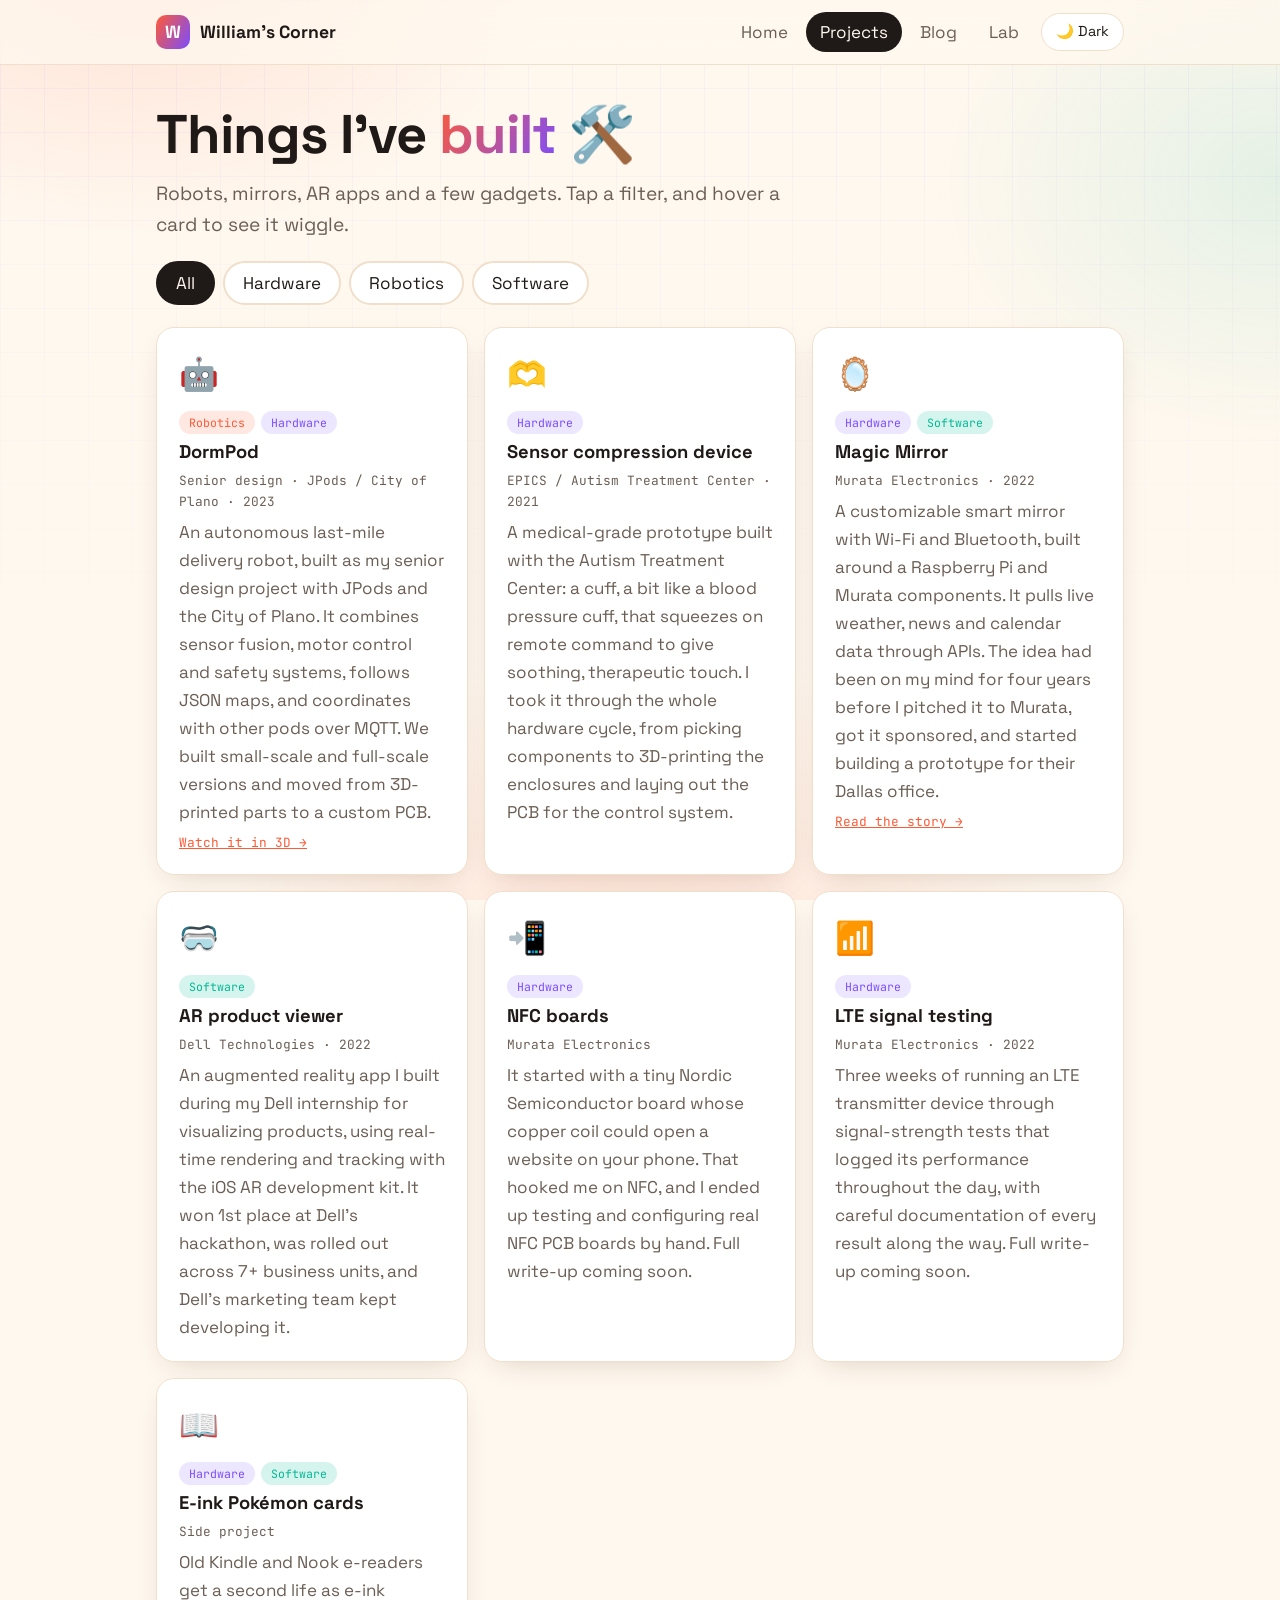
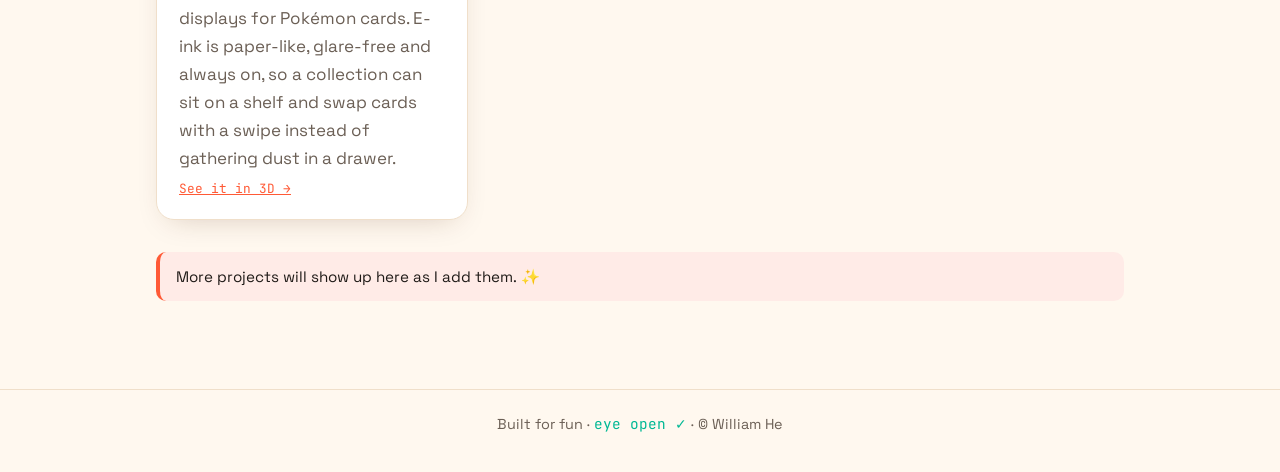
<file: projects.html>
﻿<!doctype html>
<html lang="en">
<head>
<meta charset="utf-8">
<meta name="viewport" content="width=device-width, initial-scale=1">
<title>Projects · William's Corner</title>
<meta name="description" content="Things I've built and tested.">
<link rel="preconnect" href="https://fonts.googleapis.com">
<link rel="preconnect" href="https://fonts.gstatic.com" crossorigin>
<link href="https://fonts.googleapis.com/css2?family=JetBrains+Mono:wght@500&family=Space+Grotesk:wght@400;500;700&display=swap" rel="stylesheet">
<link rel="stylesheet" href="style.css?v=17">
<script src="script.js?v=17"></script>
</head>
<body>
<header class="site"><div class="wrap">
  <a class="brand" href="index.html">William's Corner</a>
  <nav>
    <a class="link" href="index.html">Home</a>
    <a class="link active" href="projects.html">Projects</a>
    <a class="link" href="blog.html">Blog</a>
    <a class="link" href="lab.html">Lab</a>
    <button id="theme-toggle" type="button" aria-label="Toggle light and dark theme">🌙 Dark</button>
  </nav>
</div></header>

<main><div class="wrap">
  <h1>Things I've <span class="grad">built</span> 🛠️</h1>
  <p class="lead">Robots, mirrors, AR apps and a few gadgets. Tap a filter, and hover a card to see it wiggle.</p>

  <div class="filters">
    <button type="button" class="active" data-filter="all">All</button>
    <button type="button" data-filter="hardware">Hardware</button>
    <button type="button" data-filter="robotics">Robotics</button>
    <button type="button" data-filter="software">Software</button>
  </div>

  <div class="cards two">
    <div class="card tilt project reveal" data-cat="robotics hardware">
      <span class="emoji">🤖</span><br>
      <span class="tag t-robotics">Robotics</span><span class="tag">Hardware</span>
      <h3>DormPod</h3>
      <p class="meta">Senior design · JPods / City of Plano · 2023</p>
      <p>An autonomous last-mile delivery robot, built as my senior design project with JPods and the City of Plano. It combines sensor fusion, motor control and safety systems, follows JSON maps, and coordinates with other pods over MQTT. We built small-scale and full-scale versions and moved from 3D-printed parts to a custom PCB.</p>
      <p class="meta"><a href="lab.html">Watch it in 3D →</a></p>
    </div>

    <div class="card tilt project reveal" data-cat="hardware">
      <span class="emoji">🫶</span><br>
      <span class="tag">Hardware</span>
      <h3>Sensor compression device</h3>
      <p class="meta">EPICS / Autism Treatment Center · 2021</p>
      <p>A medical-grade prototype built with the Autism Treatment Center: a cuff, a bit like a blood pressure cuff, that squeezes on remote command to give soothing, therapeutic touch. I took it through the whole hardware cycle, from picking components to 3D-printing the enclosures and laying out the PCB for the control system.</p>
    </div>

    <div class="card tilt project reveal" data-cat="hardware software">
      <span class="emoji">🪞</span><br>
      <span class="tag">Hardware</span><span class="tag t-software">Software</span>
      <h3>Magic Mirror</h3>
      <p class="meta">Murata Electronics · 2022</p>
      <p>A customizable smart mirror with Wi-Fi and Bluetooth, built around a Raspberry Pi and Murata components. It pulls live weather, news and calendar data through APIs. The idea had been on my mind for four years before I pitched it to Murata, got it sponsored, and started building a prototype for their Dallas office.</p>
      <p class="meta"><a href="post-murata.html">Read the story →</a></p>
    </div>

    <div class="card tilt project reveal" data-cat="software">
      <span class="emoji">🥽</span><br>
      <span class="tag t-software">Software</span>
      <h3>AR product viewer</h3>
      <p class="meta">Dell Technologies · 2022</p>
      <p>An augmented reality app I built during my Dell internship for visualizing products, using real-time rendering and tracking with the iOS AR development kit. It won 1st place at Dell's hackathon, was rolled out across 7+ business units, and Dell's marketing team kept developing it.</p>
    </div>

    <div class="card tilt project reveal" data-cat="hardware">
      <span class="emoji">📲</span><br>
      <span class="tag">Hardware</span>
      <h3>NFC boards</h3>
      <p class="meta">Murata Electronics</p>
      <p>It started with a tiny Nordic Semiconductor board whose copper coil could open a website on your phone. That hooked me on NFC, and I ended up testing and configuring real NFC PCB boards by hand. Full write-up coming soon.</p>
    </div>

    <div class="card tilt project reveal" data-cat="hardware">
      <span class="emoji">📶</span><br>
      <span class="tag">Hardware</span>
      <h3>LTE signal testing</h3>
      <p class="meta">Murata Electronics · 2022</p>
      <p>Three weeks of running an LTE transmitter device through signal-strength tests that logged its performance throughout the day, with careful documentation of every result along the way. Full write-up coming soon.</p>
    </div>

    <div class="card tilt project reveal" data-cat="hardware software">
      <span class="emoji">📖</span><br>
      <span class="tag">Hardware</span><span class="tag t-software">Software</span>
      <h3>E-ink Pokémon cards</h3>
      <p class="meta">Side project</p>
      <p>Old Kindle and Nook e-readers get a second life as e-ink displays for Pokémon cards. E-ink is paper-like, glare-free and always on, so a collection can sit on a shelf and swap cards with a swipe instead of gathering dust in a drawer.</p>
      <p class="meta"><a href="lab.html">See it in 3D →</a></p>
    </div>
  </div>

  <p class="note reveal" style="margin-top:32px">More projects will show up here as I add them. ✨</p>
</div></main>

<footer class="site"><div class="wrap">Built for fun · <span class="mono">eye open ✓</span> · © William He</div></footer>
</body>
</html>
</file>
<file: style.css>
﻿:root {
  --bg: #fff8ef;
  --bg2: #ffeedb;
  --surface: #ffffff;
  --text: #1f1a17;
  --muted: #6b5f55;
  --accent: #ff5a36;
  --accent2: #7a4dff;
  --accent3: #00b894;
  --border: #f0dfca;
  --glow: rgba(255, 90, 54, 0.14);
  --shadow: 0 10px 30px -14px rgba(80, 40, 10, 0.25);
  --grid: rgba(122, 77, 255, 0.05);
  --grad: linear-gradient(120deg, var(--accent), var(--accent2));
}
:root[data-theme="dark"] {
  --bg: #0b1020;
  --bg2: #121936;
  --surface: #141b36;
  --text: #eef1ff;
  --muted: #9aa4c7;
  --accent: #ff7a59;
  --accent2: #9d7bff;
  --accent3: #2ef2b0;
  --border: #243055;
  --glow: rgba(157, 123, 255, 0.18);
  --shadow: 0 14px 40px -18px rgba(0, 0, 0, 0.7);
  --grid: rgba(46, 242, 176, 0.045);
}
@media (prefers-color-scheme: dark) {
  :root:not([data-theme="light"]) {
    --bg: #0b1020;
    --bg2: #121936;
    --surface: #141b36;
    --text: #eef1ff;
    --muted: #9aa4c7;
    --accent: #ff7a59;
    --accent2: #9d7bff;
    --accent3: #2ef2b0;
    --border: #243055;
    --glow: rgba(157, 123, 255, 0.18);
    --shadow: 0 14px 40px -18px rgba(0, 0, 0, 0.7);
    --grid: rgba(46, 242, 176, 0.045);
  }
}

* { box-sizing: border-box; }
html { scroll-behavior: smooth; }
body {
  margin: 0;
  background: var(--bg);
  color: var(--text);
  font-family: "Space Grotesk", "Segoe UI", system-ui, -apple-system, sans-serif;
  line-height: 1.65;
  font-size: 17px;
  position: relative;
  overflow-x: hidden;
}
/* soft colour blobs + graph-paper grid behind everything */
body::before {
  content: "";
  position: fixed;
  inset: 0;
  z-index: -2;
  background:
    radial-gradient(600px 400px at 10% -5%, var(--glow), transparent 70%),
    radial-gradient(500px 380px at 100% 20%, rgba(0, 184, 148, 0.10), transparent 70%),
    radial-gradient(600px 500px at 50% 110%, var(--glow), transparent 70%);
}
body::after {
  content: "";
  position: fixed;
  inset: 0;
  z-index: -1;
  background-image:
    linear-gradient(var(--grid) 1px, transparent 1px),
    linear-gradient(90deg, var(--grid) 1px, transparent 1px);
  background-size: 44px 44px;
  mask-image: linear-gradient(to bottom, #000 0%, transparent 80%);
  -webkit-mask-image: linear-gradient(to bottom, #000 0%, transparent 80%);
  pointer-events: none;
}
a { color: var(--accent); }
.wrap { max-width: 1000px; margin: 0 auto; padding: 0 16px; }
article { max-width: 720px; margin: 0 auto; }
.mono { font-family: "JetBrains Mono", ui-monospace, Consolas, monospace; }

#progress {
  position: fixed;
  top: 0;
  left: 0;
  height: 3px;
  width: 0;
  z-index: 50;
  background: var(--grad);
}

/* ---------- header ---------- */
header.site {
  position: sticky;
  top: 0;
  z-index: 40;
  backdrop-filter: blur(14px);
  -webkit-backdrop-filter: blur(14px);
  background: color-mix(in srgb, var(--bg) 72%, transparent);
  border-bottom: 1px solid var(--border);
}
header.site .wrap {
  display: flex;
  align-items: center;
  justify-content: space-between;
  gap: 12px;
  padding-top: 12px;
  padding-bottom: 12px;
  flex-wrap: wrap;
}
.brand {
  display: inline-flex;
  align-items: center;
  gap: 10px;
  font-weight: 700;
  font-size: 1.1rem;
  text-decoration: none;
  color: var(--text);
}
.brand::before {
  content: "W";
  display: grid;
  place-items: center;
  width: 34px;
  height: 34px;
  border-radius: 10px;
  color: #fff;
  background: var(--grad);
  font-weight: 700;
  transition: transform 0.4s cubic-bezier(.3, 1.6, .5, 1);
}
.brand:hover::before { transform: rotate(-12deg) scale(1.1); }
nav { display: flex; align-items: center; gap: 4px; flex-wrap: wrap; }
nav a.link {
  text-decoration: none;
  color: var(--muted);
  padding: 6px 14px;
  border-radius: 999px;
  transition: background 0.2s, color 0.2s, transform 0.2s;
}
nav a.link:hover { color: var(--text); transform: translateY(-1px); }
nav a.link.active { background: var(--text); color: var(--bg); }
#theme-toggle {
  border: 1px solid var(--border);
  background: var(--surface);
  color: var(--text);
  border-radius: 999px;
  padding: 6px 14px;
  cursor: pointer;
  font: inherit;
  font-size: 0.9rem;
  margin-left: 4px;
  transition: transform 0.2s, border-color 0.2s;
}
#theme-toggle:hover { transform: rotate(-3deg) scale(1.05); border-color: var(--accent); }

main { padding: 40px 0 72px; }

/* ---------- type ---------- */
h1 { font-size: clamp(2.3rem, 6vw, 3.4rem); line-height: 1.08; margin: 0 0 14px; letter-spacing: -0.02em; }
h2 {
  font-size: 1.7rem;
  margin: 64px 0 18px;
  letter-spacing: -0.01em;
  display: flex;
  align-items: center;
  gap: 12px;
}
h2::after { content: ""; flex: 1; height: 2px; background: linear-gradient(90deg, var(--border), transparent); border-radius: 2px; }
p.lead { font-size: 1.2rem; color: var(--muted); margin-top: 0; max-width: 640px; }
.grad {
  background: var(--grad);
  -webkit-background-clip: text;
  background-clip: text;
  color: transparent;
}
.eyebrow {
  font-family: "JetBrains Mono", ui-monospace, Consolas, monospace;
  font-size: 0.9rem;
  color: var(--accent3);
  margin: 0 0 10px;
  min-height: 1.6em;
}
.caret { display: inline-block; width: 8px; height: 1.05em; margin-left: 2px; vertical-align: -0.15em; background: var(--accent3); animation: blink 1s steps(1) infinite; }
@keyframes blink { 50% { opacity: 0; } }
.wave { display: inline-block; cursor: pointer; transform-origin: 70% 70%; animation: wave 2.2s ease-in-out 0.6s 2; }
.wave.go { animation: wave 1s ease-in-out; }
@keyframes wave {
  0%, 60%, 100% { transform: rotate(0); }
  10%, 30% { transform: rotate(16deg); }
  20%, 40% { transform: rotate(-10deg); }
  50% { transform: rotate(8deg); }
}

/* ---------- hero ---------- */
.hero { padding: 24px 0 8px; }
.btns { display: flex; gap: 10px; flex-wrap: wrap; margin-top: 22px; }
.btn {
  display: inline-block;
  padding: 10px 20px;
  border-radius: 999px;
  text-decoration: none;
  border: 2px solid var(--text);
  color: var(--text);
  font-weight: 500;
  transition: transform 0.2s, box-shadow 0.2s, background 0.2s;
}
.btn:hover { transform: translate(-2px, -2px); box-shadow: 4px 4px 0 var(--accent); }
.btn.primary { background: var(--grad); border-color: transparent; color: #fff; }
.btn.primary:hover { box-shadow: 4px 4px 0 var(--text); }

/* ---------- oscilloscope ---------- */
.scope {
  margin-top: 36px;
  border-radius: 20px;
  background: #06101a;
  border: 1px solid rgba(46, 242, 176, 0.3);
  box-shadow: 0 24px 60px -24px rgba(46, 242, 176, 0.35), inset 0 0 40px rgba(46, 242, 176, 0.05);
  overflow: hidden;
  color: #bff7e3;
}
.scope-bar {
  display: flex;
  justify-content: space-between;
  align-items: center;
  gap: 8px;
  flex-wrap: wrap;
  padding: 10px 16px;
  font-size: 0.78rem;
  border-bottom: 1px solid rgba(46, 242, 176, 0.18);
}
.scope-bar .mode button {
  font: inherit;
  color: #bff7e3;
  background: transparent;
  border: 1px solid rgba(46, 242, 176, 0.35);
  border-radius: 6px;
  padding: 3px 10px;
  cursor: pointer;
  margin-left: 6px;
  transition: background 0.2s, color 0.2s;
}
.scope-bar .mode button:hover { background: rgba(46, 242, 176, 0.15); }
.scope-bar .mode button.on { background: #2ef2b0; color: #06101a; }
.scope-screen { position: relative; }
.scope-screen canvas { display: block; width: 100%; height: 270px; cursor: crosshair; touch-action: pan-y; }
.scope-screen::after {
  content: "";
  position: absolute;
  inset: 0;
  pointer-events: none;
  background-image:
    linear-gradient(rgba(46, 242, 176, 0.09) 1px, transparent 1px),
    linear-gradient(90deg, rgba(46, 242, 176, 0.09) 1px, transparent 1px),
    repeating-linear-gradient(0deg, rgba(0, 0, 0, 0.18) 0 1px, transparent 1px 3px);
  background-size: 12.5% 20%, 12.5% 20%, auto;
}
.scope-foot {
  display: flex;
  justify-content: space-between;
  flex-wrap: wrap;
  gap: 8px;
  padding: 10px 16px;
  font-size: 0.8rem;
  border-top: 1px solid rgba(46, 242, 176, 0.18);
}
.scope-foot b { color: #2ef2b0; font-weight: 500; }
.hint { color: var(--muted); font-size: 0.88rem; margin: 10px 4px 0; }

/* ---------- stats ---------- */
.stats { display: grid; grid-template-columns: repeat(4, 1fr); gap: 14px; margin-top: 44px; }
.stat {
  background: var(--surface);
  border: 1px solid var(--border);
  border-radius: 18px;
  padding: 18px 16px;
  box-shadow: var(--shadow);
  transition: transform 0.25s;
}
.stat:hover { transform: translateY(-4px) rotate(-1deg); }
.stat .num { font-size: 2rem; font-weight: 700; line-height: 1.1; background: var(--grad); -webkit-background-clip: text; background-clip: text; color: transparent; }
.stat .lbl { font-size: 0.85rem; color: var(--muted); margin-top: 6px; line-height: 1.35; }

/* ---------- chips ---------- */
.chips { display: flex; flex-wrap: wrap; gap: 10px; padding: 0; list-style: none; margin: 0; }
.chips li {
  background: var(--surface);
  border: 1px solid var(--border);
  border-radius: 999px;
  padding: 6px 16px;
  font-size: 0.95rem;
  transition: transform 0.25s cubic-bezier(.3, 1.6, .5, 1), border-color 0.2s, background 0.2s;
  cursor: default;
}
.chips li:hover { transform: translateY(-4px) rotate(-2deg) scale(1.05); border-color: var(--accent); background: color-mix(in srgb, var(--accent) 10%, var(--surface)); }

/* ---------- cards ---------- */
.cards { display: grid; gap: 16px; }
.cards.two { grid-template-columns: repeat(auto-fit, minmax(290px, 1fr)); }
.card {
  --mx: 50%;
  --my: 50%;
  position: relative;
  overflow: hidden;
  background: var(--surface);
  border: 1px solid var(--border);
  border-radius: 18px;
  padding: 20px 22px;
  box-shadow: var(--shadow);
  transition: transform 0.2s ease-out, border-color 0.25s, box-shadow 0.25s;
  will-change: transform;
}
.card::after {
  content: "";
  position: absolute;
  inset: 0;
  pointer-events: none;
  opacity: 0;
  transition: opacity 0.3s;
  background: radial-gradient(260px circle at var(--mx) var(--my), color-mix(in srgb, var(--accent) 16%, transparent), transparent 70%);
}
.card:hover { border-color: var(--accent); }
.card:hover::after { opacity: 1; }
.card h3 { margin: 0 0 4px; font-size: 1.15rem; line-height: 1.3; }
.card p { margin: 6px 0 0; color: var(--muted); }
.card ul { margin: 10px 0 0; padding-left: 20px; color: var(--muted); }
.card li { margin-bottom: 4px; }
a.card { text-decoration: none; color: inherit; display: block; }
.card .emoji { font-size: 2rem; display: inline-block; margin-bottom: 6px; transition: transform 0.3s cubic-bezier(.3, 1.8, .5, 1); }
.card:hover .emoji { transform: scale(1.25) rotate(-10deg); }
.tag {
  display: inline-block;
  font-family: "JetBrains Mono", ui-monospace, Consolas, monospace;
  font-size: 0.72rem;
  background: color-mix(in srgb, var(--accent2) 14%, transparent);
  color: var(--accent2);
  border-radius: 999px;
  padding: 2px 10px;
  margin: 0 6px 6px 0;
}
.tag.t-robotics { background: color-mix(in srgb, var(--accent) 14%, transparent); color: var(--accent); }
.tag.t-software { background: color-mix(in srgb, var(--accent3) 16%, transparent); color: var(--accent3); }
:root[data-theme="light"] .tag.t-software { color: #008a6f; }
.meta { font-family: "JetBrains Mono", ui-monospace, Consolas, monospace; font-size: 0.8rem; color: var(--muted); }
.card.dashed { background: transparent; border-style: dashed; box-shadow: none; }

/* ---------- timeline ---------- */
.timeline { position: relative; padding-left: 34px; display: grid; gap: 16px; }
.timeline::before {
  content: "";
  position: absolute;
  left: 11px;
  top: 8px;
  bottom: 8px;
  width: 3px;
  border-radius: 3px;
  background: linear-gradient(var(--accent), var(--accent2), var(--accent3));
}
.t-item { position: relative; }
.t-item::before {
  content: attr(data-emoji);
  position: absolute;
  left: -34px;
  top: 14px;
  width: 26px;
  height: 26px;
  display: grid;
  place-items: center;
  font-size: 0.95rem;
  background: var(--bg);
  border: 2px solid var(--accent);
  border-radius: 50%;
  transition: transform 0.3s cubic-bezier(.3, 1.8, .5, 1);
}
.t-item:hover::before { transform: scale(1.3) rotate(15deg); }
.t-item details { background: var(--surface); border: 1px solid var(--border); border-radius: 18px; box-shadow: var(--shadow); transition: border-color 0.25s; }
.t-item details[open], .t-item details:hover { border-color: var(--accent); }
.t-item summary { list-style: none; cursor: pointer; padding: 16px 52px 16px 22px; position: relative; }
.t-item summary::-webkit-details-marker { display: none; }
.t-item summary::after {
  content: "+";
  position: absolute;
  right: 20px;
  top: 50%;
  transform: translateY(-50%);
  width: 28px;
  height: 28px;
  display: grid;
  place-items: center;
  border-radius: 50%;
  background: var(--bg2);
  font-size: 1.2rem;
  transition: transform 0.3s, background 0.2s;
}
.t-item details[open] summary::after { content: "−"; transform: translateY(-50%) rotate(180deg); background: var(--accent); color: #fff; }
.t-item summary h3 { margin: 0; font-size: 1.15rem; line-height: 1.3; }
.t-item summary .meta { display: block; margin-top: 2px; }
.t-body { padding: 0 22px 18px; color: var(--muted); }
.t-body ul { margin: 0; padding-left: 20px; }
.t-body li { margin-bottom: 6px; }
.t-body p { margin: 0; }
.expand-all {
  font: inherit;
  font-size: 0.85rem;
  border: 1px dashed var(--border);
  background: transparent;
  color: var(--muted);
  border-radius: 999px;
  padding: 4px 14px;
  cursor: pointer;
  margin: -4px 0 16px;
}
.expand-all:hover { color: var(--accent); border-color: var(--accent); }

/* ---------- filters ---------- */
.filters { display: flex; gap: 8px; flex-wrap: wrap; margin: 20px 0 22px; }
.filters button {
  font: inherit;
  border: 2px solid var(--border);
  background: var(--surface);
  color: var(--text);
  border-radius: 999px;
  padding: 6px 18px;
  cursor: pointer;
  transition: transform 0.2s, border-color 0.2s, background 0.2s;
}
.filters button:hover { transform: translateY(-2px); border-color: var(--accent); }
.filters button.active { background: var(--text); color: var(--bg); border-color: var(--text); }
.project.hide { display: none; }
.project.pop { animation: pop 0.45s cubic-bezier(.3, 1.4, .5, 1); }
@keyframes pop { from { opacity: 0; transform: scale(0.92) translateY(10px); } to { opacity: 1; transform: none; } }

/* ---------- CTA + misc ---------- */
.cta {
  text-align: center;
  padding: 40px 20px;
  border-radius: 24px;
  background: var(--grad);
  color: #fff;
  margin-top: 64px;
  box-shadow: 0 24px 60px -24px var(--accent2);
}
.cta h2 { display: block; margin: 0 0 6px; }
.cta h2::after { display: none; }
.cta p { margin: 0 0 16px; opacity: 0.92; }
.cta .btn { border-color: #fff; color: #fff; }
.cta .btn:hover { box-shadow: 4px 4px 0 rgba(0, 0, 0, 0.35); }
.cta .btn.solid { background: #fff; color: #1f1a17; }
.cta .btns { justify-content: center; }
.note {
  background: color-mix(in srgb, var(--accent) 12%, var(--surface));
  border-left: 4px solid var(--accent);
  border-radius: 10px;
  padding: 12px 16px;
  font-size: 0.95rem;
}
article h2 { font-size: 1.4rem; margin-top: 40px; }
article h2::after { display: none; }
article p, article li { font-size: 1.04rem; }
article ul { padding-left: 22px; }
footer.site {
  border-top: 1px solid var(--border);
  color: var(--muted);
  font-size: 0.9rem;
  padding: 22px 0 36px;
  text-align: center;
}
footer.site .mono { color: var(--accent3); }

/* ---------- scroll story (point cloud) ---------- */
.micro { font-family: "JetBrains Mono", ui-monospace, Consolas, monospace; font-size: 0.7rem; letter-spacing: 0.14em; text-transform: uppercase; color: var(--muted); }
.story { height: 380vh; position: relative; margin-top: 64px; }
.story-pin {
  position: sticky; top: 72px; height: calc(100vh - 92px); min-height: 460px; border-radius: 24px; overflow: hidden;
  background: var(--surface); border: 1px solid var(--border); box-shadow: var(--shadow);
}
.story-pin canvas { position: absolute; inset: 0; width: 100%; height: 100%; }
.story-ui { position: absolute; inset: 0; padding: 20px 26px; display: grid; grid-template-rows: auto 1fr auto; pointer-events: none; }
.story-top, .story-bottom { display: flex; justify-content: space-between; align-items: center; gap: 12px; }
.story-mid { display: flex; align-items: center; }
.story-copy { max-width: 340px; transition: opacity 0.25s; }
.story-big { display: flex; align-items: flex-end; gap: 10px; flex-wrap: wrap; }
.story-big #story-num { font-size: clamp(4.5rem, 13vw, 9rem); font-weight: 400; line-height: 0.9; letter-spacing: -0.05em; }
.story-unit { padding-bottom: 12px; }
.story-copy p { margin: 8px 0 0; color: var(--muted); font-size: 0.98rem; line-height: 1.5; }
.story-track { flex: 1; height: 2px; background: var(--border); border-radius: 2px; max-width: 320px; }
.story-track i { display: block; height: 100%; width: 0; background: var(--accent); border-radius: 2px; }
@media (max-width: 760px) {
  .story-mid { align-items: flex-start; padding-top: 12px; }
  .story-copy { max-width: 240px; }
  .story-pin canvas { opacity: 0.9; }
}

/* ---------- lab demos ---------- */
.demo canvas { display: block; width: 100%; height: 250px; background: #06101a; border-radius: 12px; margin-top: 12px; border: 1px solid rgba(46, 242, 176, 0.22); }
.demo > p:first-child { margin-top: 0; }
.demo .controls { display: flex; gap: 14px; flex-wrap: wrap; align-items: center; margin-top: 14px; }
.demo .controls label { display: flex; align-items: center; gap: 10px; color: var(--text); }
.demo input[type="range"] { accent-color: var(--accent); width: min(320px, 70vw); }
.demo input[type="checkbox"] { accent-color: var(--accent); width: 18px; height: 18px; }
.demo .check { background: var(--bg2); padding: 6px 14px; border-radius: 999px; cursor: pointer; }
.demo .pill {
  font: inherit; cursor: pointer; border: 2px solid var(--text); background: transparent; color: var(--text);
  border-radius: 999px; padding: 6px 18px; transition: transform 0.2s, background 0.2s;
}
.demo .pill:hover { transform: translateY(-2px); border-color: var(--accent); }
.demo .pill.on { background: var(--accent); border-color: var(--accent); color: #fff; }
.demo .readout { margin: 12px 0 0; font-size: 0.85rem; color: var(--text); word-break: break-word; }
.demo canvas + canvas { margin-top: 10px; }
.stage { position: relative; }
.stage canvas { margin-top: 12px; }
.stage .hud {
  position: absolute; left: 12px; top: 24px; max-width: calc(100% - 24px); padding: 4px 10px; border-radius: 8px; pointer-events: none;
  font-family: "JetBrains Mono", ui-monospace, Consolas, monospace; font-size: 0.72rem; color: #bff7e3; background: rgba(6, 16, 26, 0.7);
}
.legend { display: flex; gap: 16px; flex-wrap: wrap; font-size: 0.85rem; color: var(--muted); margin-top: 10px; }
.legend b { display: inline-block; width: 10px; height: 10px; border-radius: 50%; margin-right: 6px; vertical-align: middle; }
#eink-dots { display: flex; justify-content: center; gap: 8px; margin-top: 12px; }
#eink-dots i { width: 9px; height: 9px; border-radius: 50%; background: var(--border); transition: background 0.3s, transform 0.3s; }
#eink-dots i.on { background: var(--accent); transform: scale(1.35); }

/* ---------- magic mirror (fixed-size glass) ---------- */
.mirror-wrap { display: flex; flex-direction: column; align-items: center; margin-top: 14px; }
.mirror {
  position: relative; width: min(100%, 420px); aspect-ratio: 3 / 4; overflow: hidden; color: #fff; font-weight: 300;
  font-size: clamp(11px, 3.1vw, 14px); border-radius: 6px;
  border: 14px solid #4a3426;
  border-image: none; box-shadow: 0 0 0 2px #2a1d14, inset 0 0 0 2px #1a110b, inset 0 0 80px rgba(0, 0, 0, 0.9), 0 24px 50px -22px rgba(0, 0, 0, 0.75);
  background: linear-gradient(160deg, #0b0e14 0%, #06070b 55%, #0c1018 100%);
}
.mirror::before { content: ""; position: absolute; inset: 0; background: repeating-linear-gradient(90deg, rgba(255, 255, 255, 0.015) 0 2px, transparent 2px 5px); pointer-events: none; }
.m-reflect {
  position: absolute; inset: 0; pointer-events: none; opacity: 0.95; transition: opacity 1.6s;
  background:
    radial-gradient(circle at 84% 16%, rgba(255, 214, 150, 0.24) 0 7%, transparent 22%),
    linear-gradient(115deg, rgba(255, 255, 255, 0.16) 0%, rgba(255, 255, 255, 0.04) 24%, transparent 38%, transparent 68%, rgba(255, 255, 255, 0.06) 100%);
  filter: blur(3px);
}
.m-reflect::before {   /* a soft window reflected in the glass */
  content: ""; position: absolute; left: 10%; top: 12%; width: 34%; height: 26%; border-radius: 4px; transform: skewX(-6deg);
  background: linear-gradient(90deg, transparent 47%, rgba(0, 0, 0, 0.5) 47% 53%, transparent 53%), linear-gradient(0deg, transparent 47%, rgba(0, 0, 0, 0.5) 47% 53%, transparent 53%), rgba(190, 215, 245, 0.13);
  box-shadow: 0 0 22px rgba(190, 215, 245, 0.12);
}
.mirror.on .m-reflect { opacity: 0.22; }
.m-mod, .m-center { opacity: 0; transition: opacity 1.2s ease; position: absolute; }
.m-mod.show, .m-center.show { opacity: 1; }
.m-tl { left: 6%; top: 5%; width: 52%; }
.m-tr { right: 6%; top: 5%; width: 40%; text-align: right; }
.m-center { left: 8%; right: 8%; top: 38%; height: 22%; display: flex; align-items: center; justify-content: center; text-align: center; font-size: 1.7em; line-height: 1.25; overflow: hidden; }
.m-bottom { left: 6%; right: 6%; bottom: 8%; height: 25%; border-top: 1px solid rgba(255, 255, 255, 0.2); padding-top: 8px; overflow: hidden; }
.m-scene { transition: opacity 0.45s; }
.m-time { font-size: 3.1em; line-height: 1; letter-spacing: -0.02em; }
.m-sub { color: #9a9a9a; font-size: 0.95em; margin-top: 2px; }
.m-temp { font-size: 2.2em; line-height: 1.1; }
.m-fc { display: flex; justify-content: flex-end; gap: 10px; margin-top: 8px; font-size: 0.85em; color: #bdbdbd; }
.m-lab { font-family: "JetBrains Mono", ui-monospace, Consolas, monospace; font-size: 0.7em; letter-spacing: 0.14em; color: #8a8a8a; margin-bottom: 4px; }
.m-row { display: flex; justify-content: space-between; gap: 8px; font-size: 0.95em; line-height: 1.55; }
.m-up { color: #6ee7a0; } .m-down { color: #ff7b7b; }
.mirror:not(.on) .m-foot { opacity: 0; }
.m-foot { transition: opacity 1.2s; position: absolute; bottom: 2.2%; left: 0; right: 0; text-align: center; font-size: 0.62em; color: #666; letter-spacing: 0.1em; text-transform: uppercase; }

/* ---------- scroll reveal ---------- */
html.js .reveal { opacity: 0; transform: translateY(26px); transition: opacity 0.7s ease, transform 0.7s cubic-bezier(.2, .8, .2, 1); }
html.js .reveal.in { opacity: 1; transform: none; }

@media (max-width: 760px) {
  .stats { grid-template-columns: repeat(2, 1fr); }
  .scope-screen canvas { height: 210px; }
  h2 { margin-top: 48px; }
  .timeline { padding-left: 30px; }
  .t-item::before { left: -30px; }
}
@media (max-width: 520px) {
  header.site { position: static; }
  nav a.link { padding: 6px 10px; }
  .scope-bar { font-size: 0.7rem; }
}
@media (prefers-reduced-motion: reduce) {
  *, *::before, *::after { animation: none !important; transition: none !important; }
  html { scroll-behavior: auto; }
  html.js .reveal { opacity: 1; transform: none; }
}
</file>
